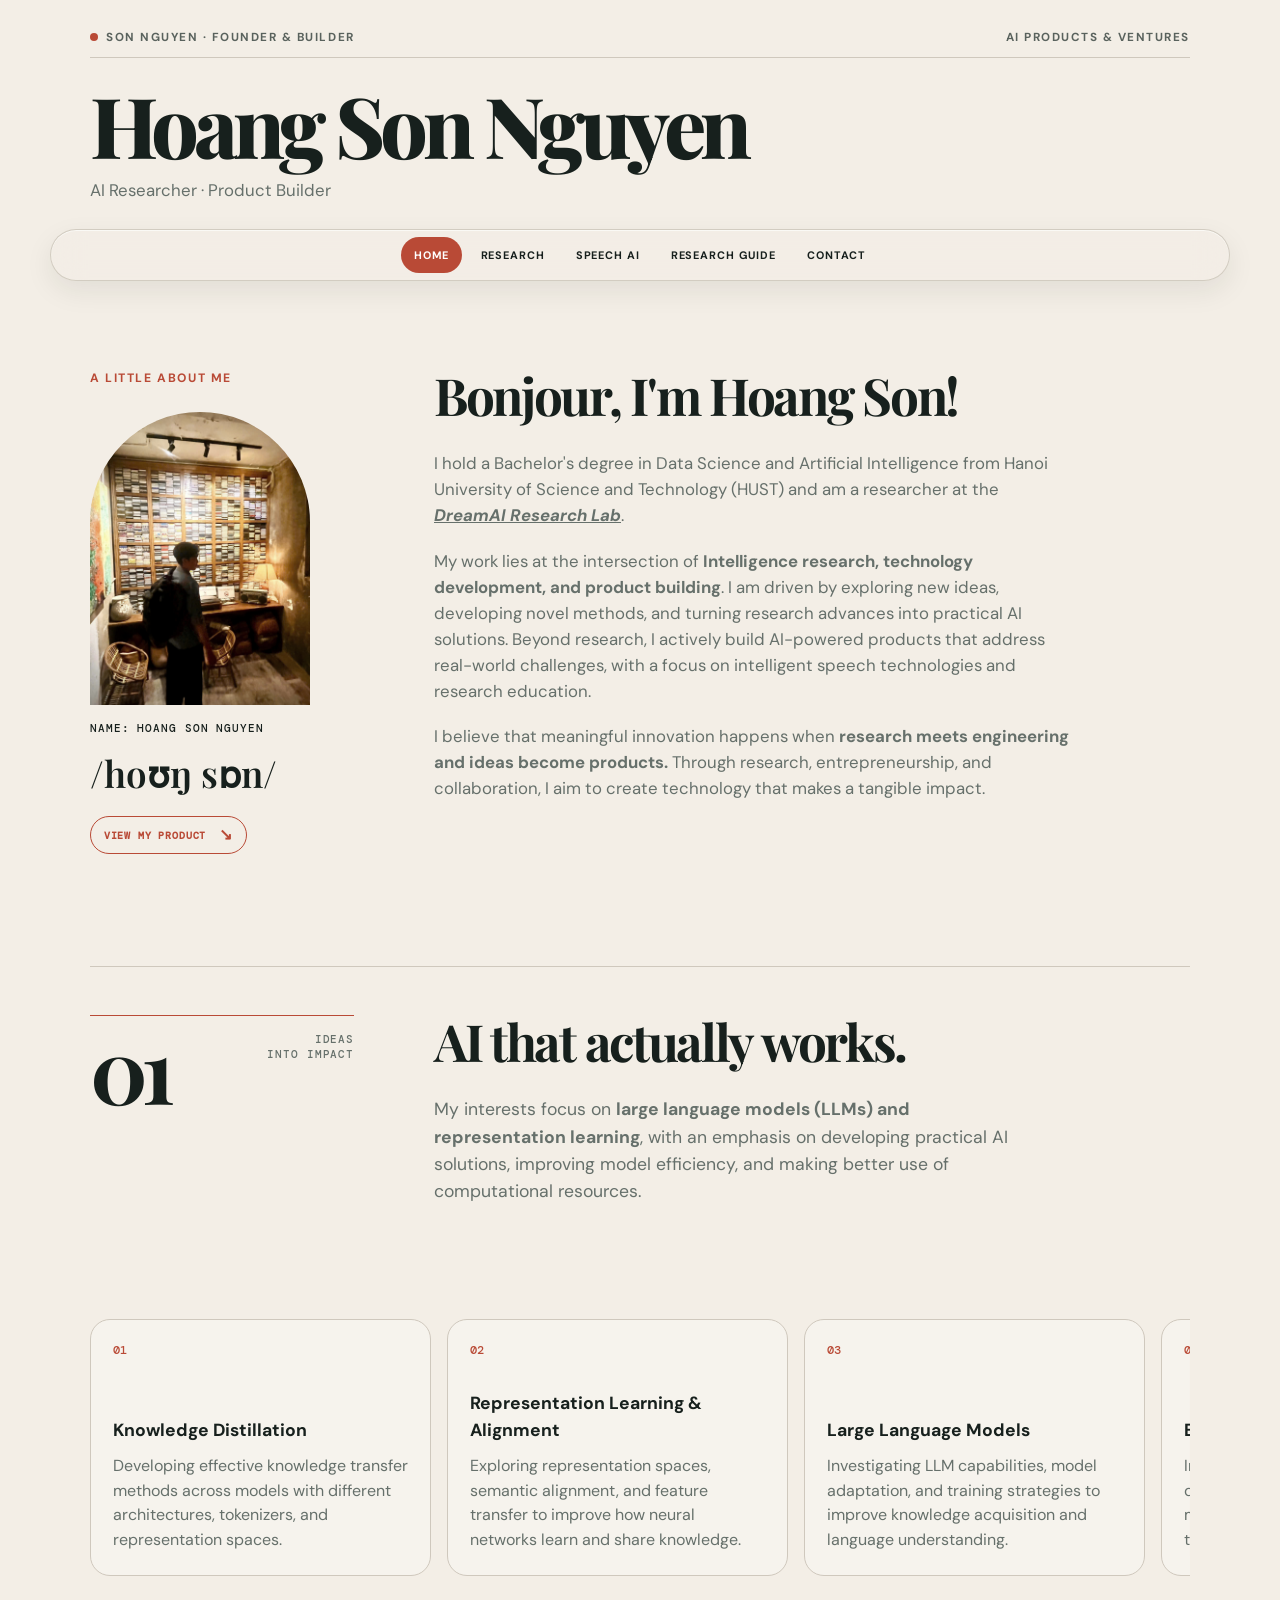
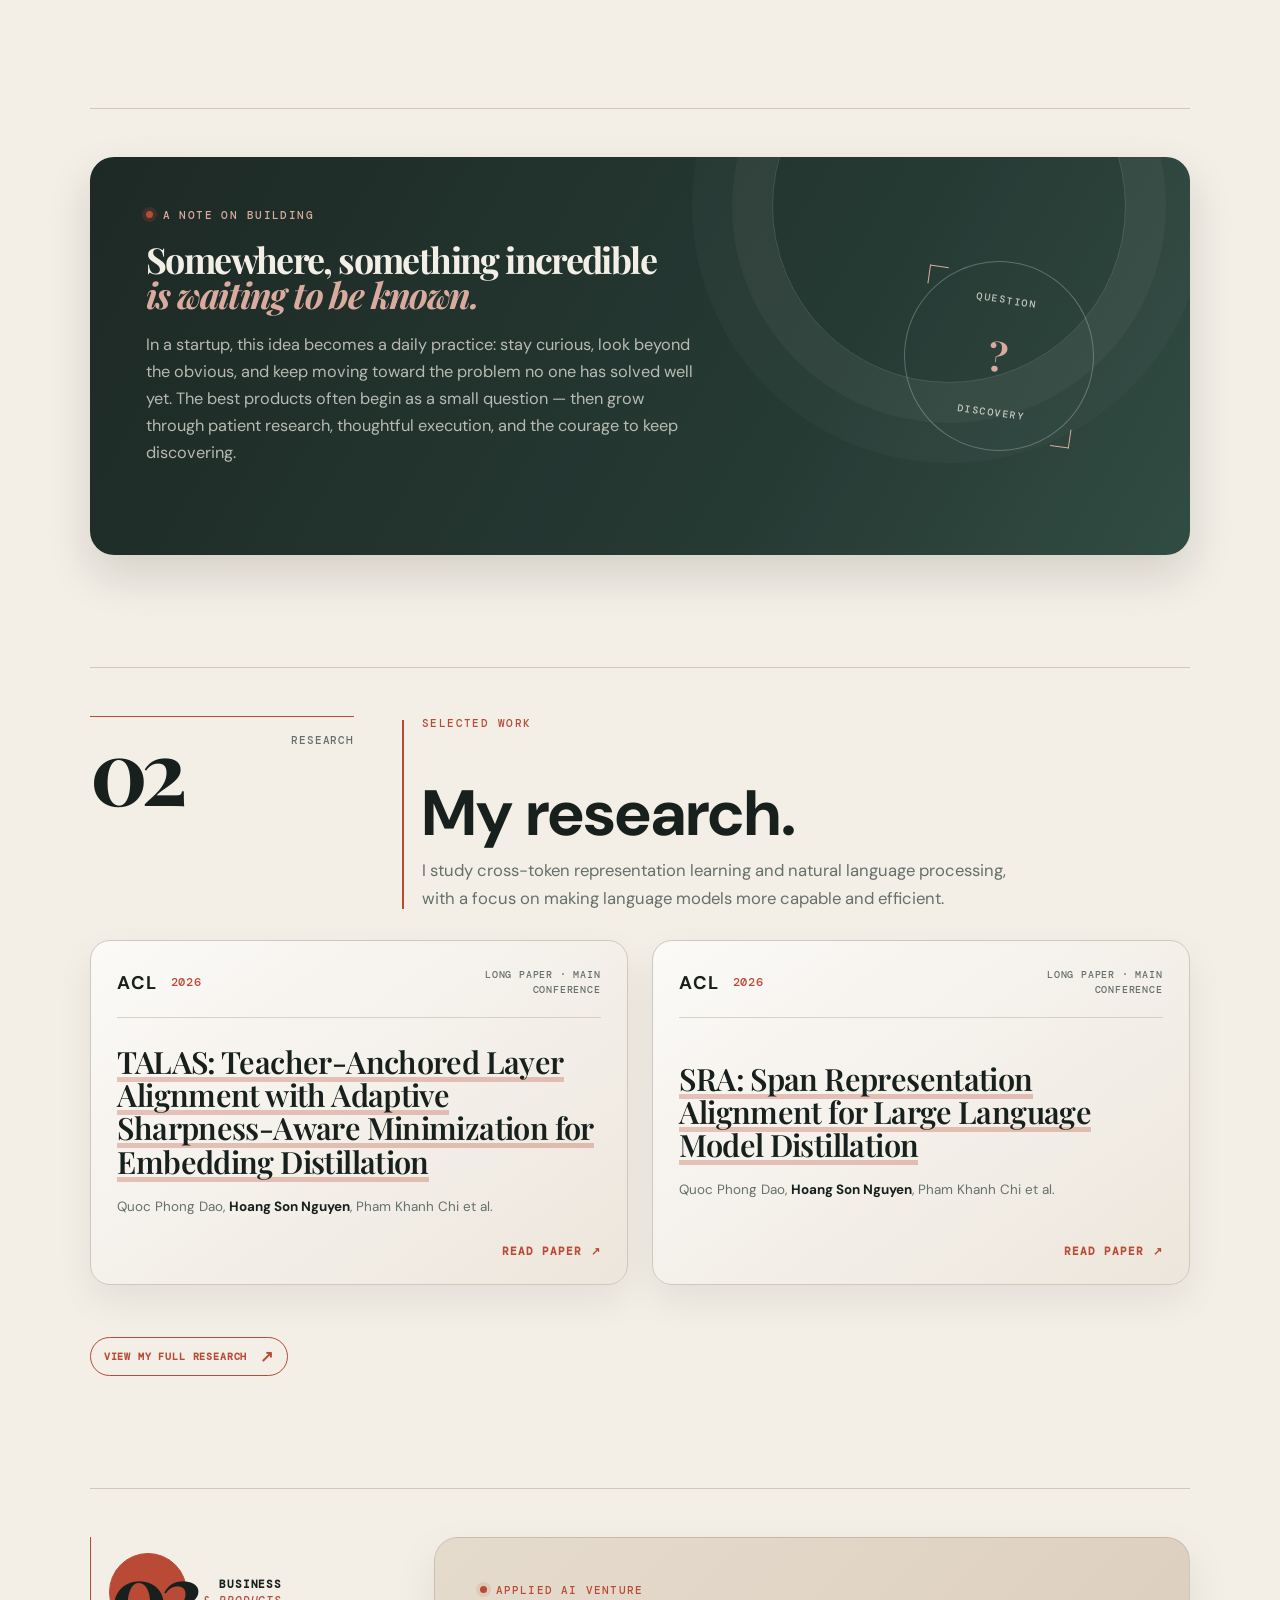
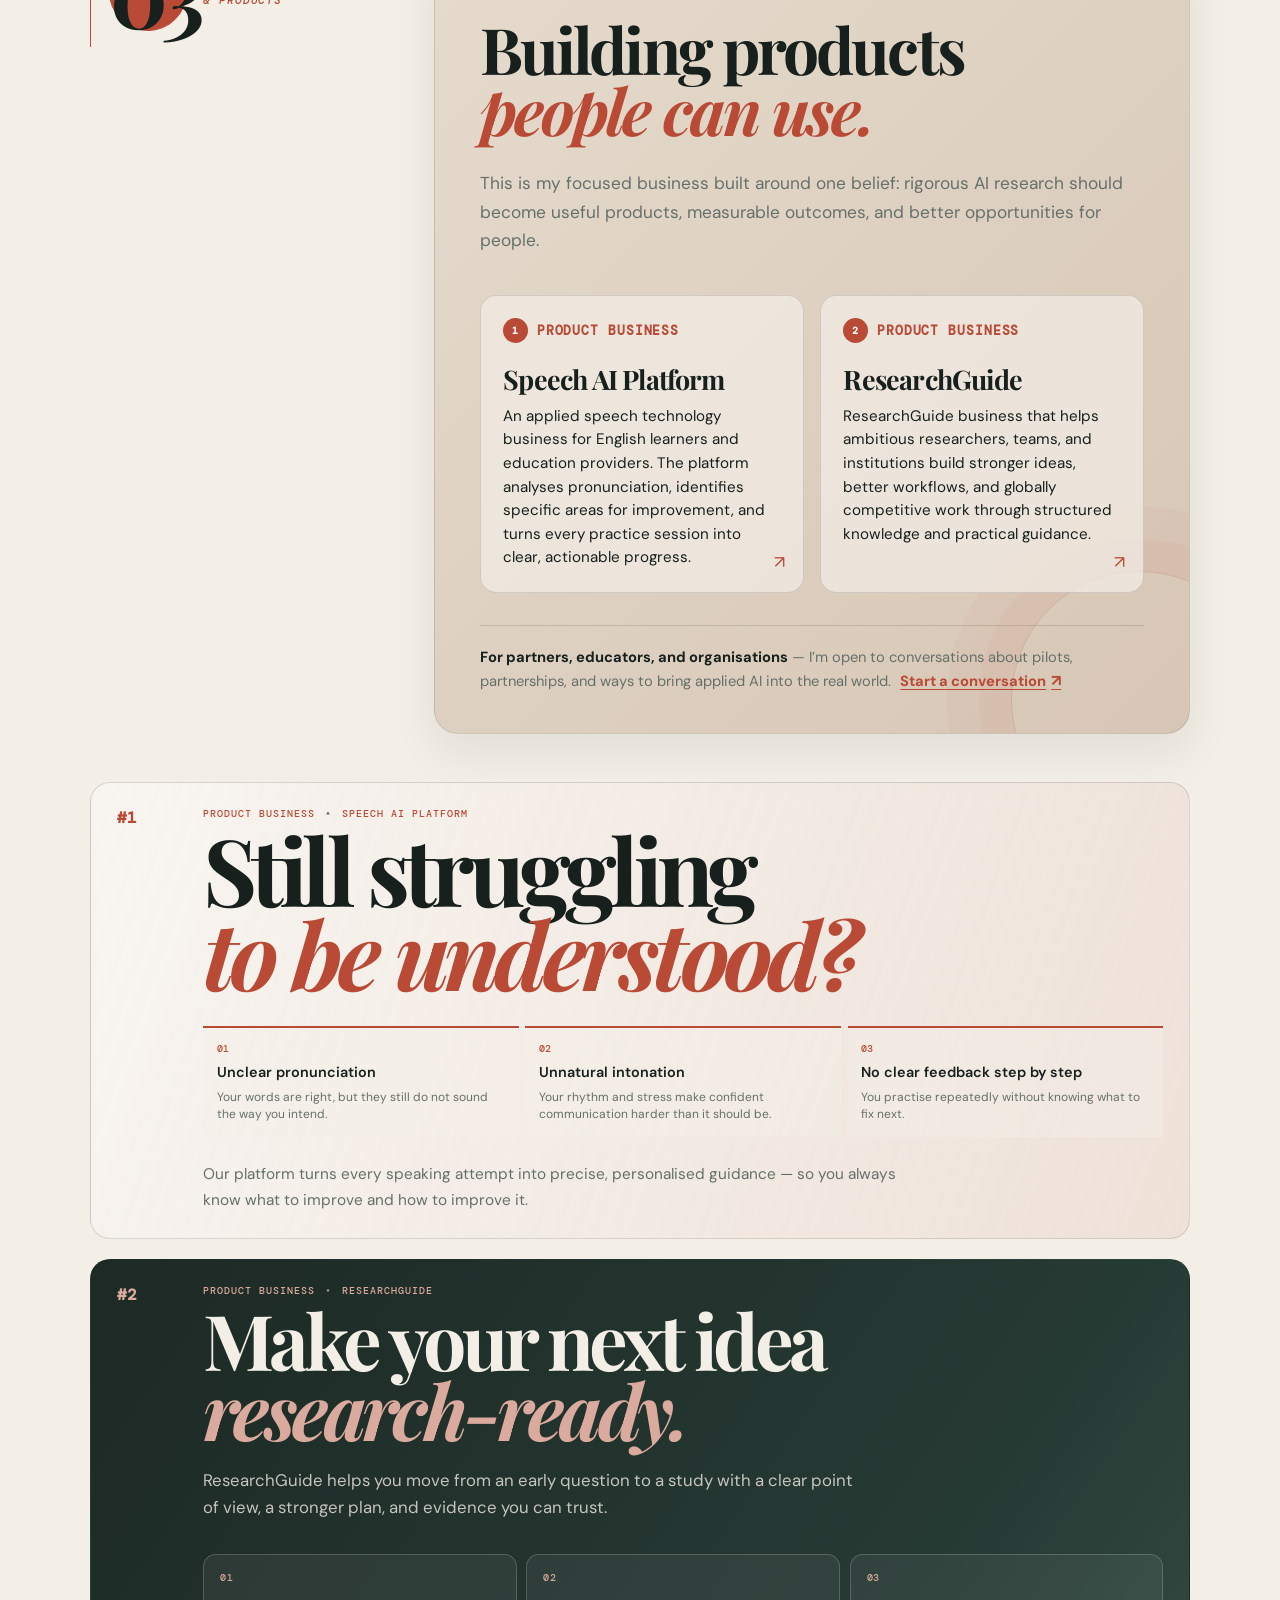
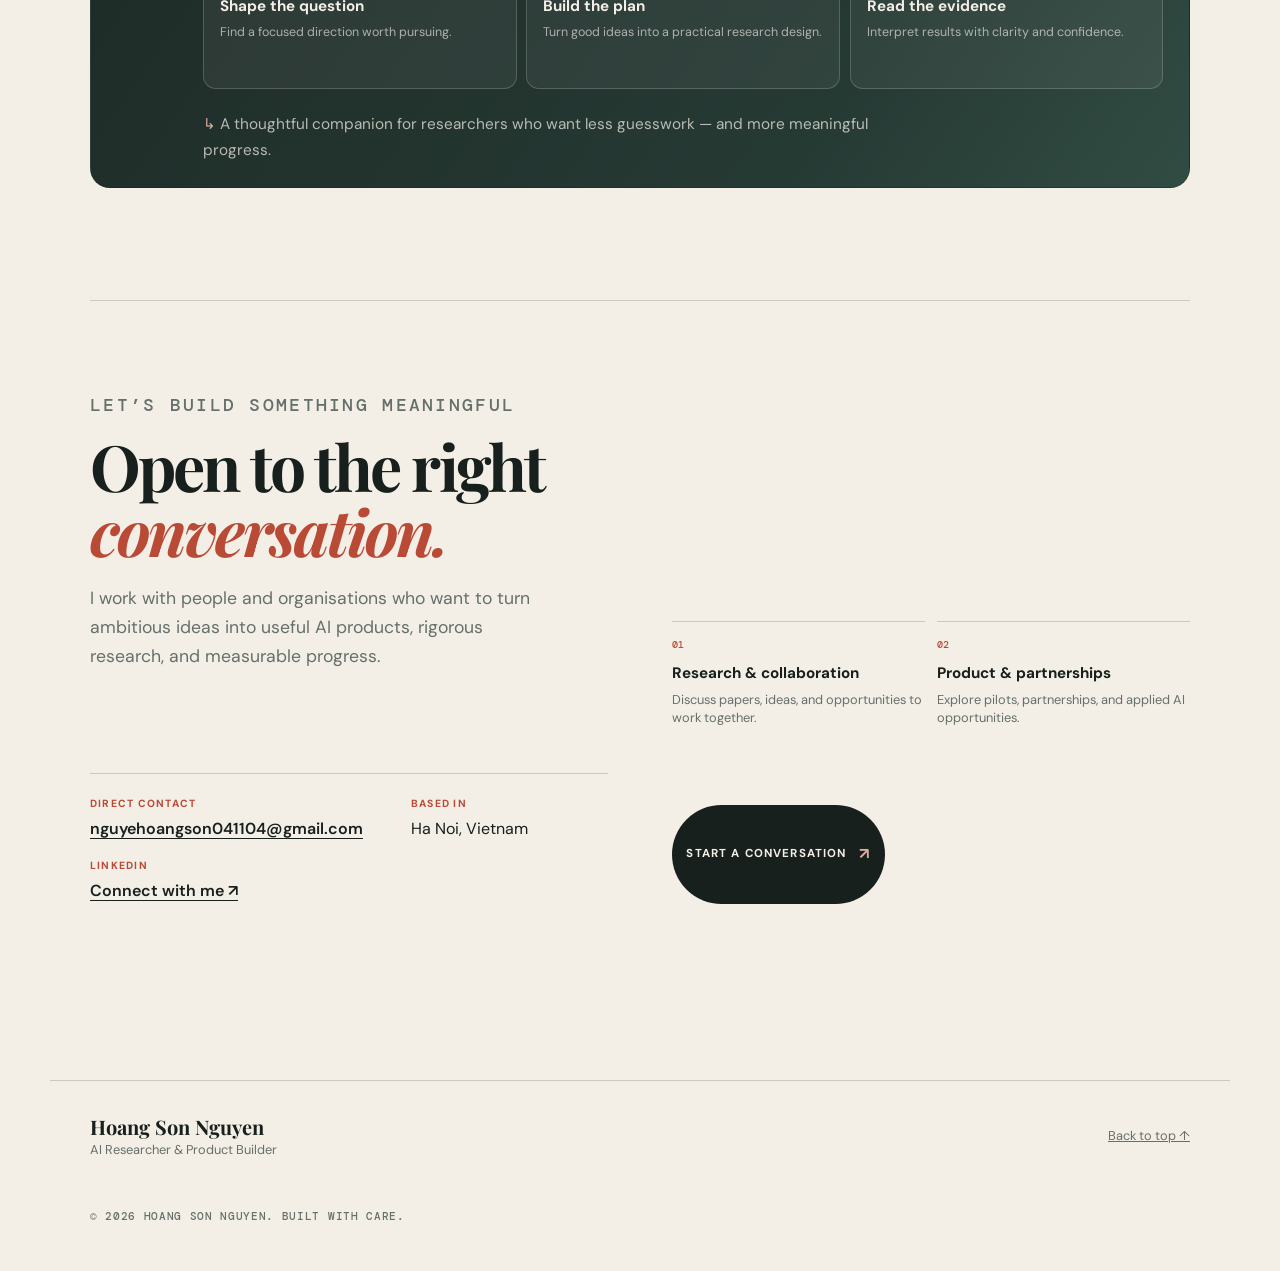
<file: index.html>
<!doctype html>
<html lang="en">
  <head>
    <meta charset="UTF-8" />
    <meta name="viewport" content="width=device-width, initial-scale=1.0" />
    <meta name="description" content="Research portfolio of Hoang Son Nguyen" />
    <title>Hoang Son Nguyen — AI Researcher · Product Builder</title>
    <link rel="preconnect" href="https://fonts.googleapis.com" />
    <link rel="preconnect" href="https://fonts.gstatic.com" crossorigin />
    <link
      href="https://fonts.googleapis.com/css2?family=DM+Mono:wght@400;500&family=DM+Sans:wght@400;500;600;700&family=Playfair+Display:wght@600;700;800&display=swap"
      rel="stylesheet"
    />
    <link rel="stylesheet" href="styles.css?v=6" />
  </head>
  <body>
    <a class="skip-link" href="#main-content">Skip to content</a>
    <header class="site-header">
      <div class="topline">
        <span class="eyebrow"><i></i>SON NGUYEN · FOUNDER & BUILDER</span>
        <span class="date">AI Products & Ventures</span>
      </div>
      <div class="hero-heading">
        <div>
          <h1><a href="#main-content">Hoang Son Nguyen</a></h1>
          <p>AI Researcher · Product Builder</p>
        </div>
      </div>
    </header>
    <nav class="menu" aria-label="Main navigation">
      <a href="#main-content">Home</a>
      <a href="research.html">Research</a>
      <a href="speechAI.html">Speech AI</a>
      <a href="research_guide.html">Research Guide</a>
      <a href="#contact">Contact</a>
    </nav>

    <main id="main-content">
      <section id="about" class="intro section-grid">
        <div class="about-label">
          <div class="section-label">A little about me</div>
          <img class="profile-photo" src="image/anh_dai_dien.jpg" alt="Portrait of Hoang Son Nguyen" />
          <div class="name-card">
            <span>Name: Hoang Son Nguyen</span>
            <strong>/hoʊŋ sɒn/</strong>
            <a class="product-button" href="#updates">View my product <span>↘</span></a>
          </div>
        </div>
        <div class="intro-main">
          <div class="intro-copy">
            <h2>Bonjour, I'm Hoang Son!</h2>
            <p>
  I hold a Bachelor's degree in Data Science and Artificial Intelligence from Hanoi University of Science and Technology (HUST) and am a researcher at the 
  <a href="https://dream-ai-lab.github.io/" target="_blank" rel="noopener noreferrer"><strong><em><u>DreamAI Research Lab</u></em></strong></a>.
</p>
            <p>My work lies at the intersection of <strong>Intelligence research, technology development, and product building</strong>. I am driven by exploring new ideas, developing novel methods, and turning research advances into practical AI solutions. Beyond research, I actively build AI-powered products that address real-world challenges, with a focus on intelligent speech technologies and research education.</p>
            <p>I believe that meaningful innovation happens when <strong>research meets engineering and ideas become products.</strong> Through research, entrepreneurship, and collaboration, I aim to create technology that makes a tangible impact.</p>
            <div class="link-row">
              <!-- <a class="arrow-link" href="#research">See what I’m working on <span>↗</span></a>
              <a class="text-link" id="cv" href="https://drive.google.com/file/d/1rCEJTAkKAEs0G7Fh8kxTbximaKol9ccP/view?usp=sharing" download>View my CV</a> -->
            </div>
          </div>
        </div>
      </section>

      <section id="research" class="research section-grid scroll-reveal">
        <div class="section-aside">
          <div class="section-marker" aria-hidden="true">
            <strong>01</strong>
            <span>Ideas<br />into Impact</span>
          </div>
        </div>
        <div class="research-content">
          <h2>AI that actually works.</h2>
          <p class="lead">My interests focus on <strong>large language models (LLMs) and representation learning</strong>, with an emphasis on developing practical AI solutions, improving model efficiency, and making better use of computational resources.</p>
        </div>
        <div class="focus-list">
          <article>
            <span>01</span>
            <div>
              <h3>Knowledge Distillation</h3>
              <p>Developing effective knowledge transfer methods across models with different architectures, tokenizers, and representation spaces.</p>
            </div>
          </article>

          <article>
            <span>02</span>
            <div>
              <h3>Representation Learning &amp; Alignment</h3>
              <p>Exploring representation spaces, semantic alignment, and feature transfer to improve how neural networks learn and share knowledge.</p>
            </div>
          </article>

          <article>
            <span>03</span>
            <div>
              <h3>Large Language Models</h3>
              <p>Investigating LLM capabilities, model adaptation, and training strategies to improve knowledge acquisition and language understanding.</p>
            </div>
          </article>

          <article>
            <span>04</span>
            <div>
              <h3>Efficient AI &amp; Model Optimization</h3>
              <p>Improving model efficiency through distillation, quantization, merging models, parameter-efficient fine-tuning, and resource-aware inference.</p>
            </div>
          </article>

          <article>
            <span>05</span>
            <div>
              <h3>Speech &amp; Language Technologies</h3>
              <p>Developing AI methods for speech assessment, pronunciation analysis, phonetic alignment, and intelligent language learning.</p>
            </div>
          </article>

          <article>
            <span>06</span>
            <div>
              <h3>Applied AI &amp; Intelligent Systems</h3>
              <p>Translating AI research into practical applications through intelligent systems that address real-world problems.</p>
            </div>
          </article>
        </div>
      </section>

      <section id="founder-note" class="misc section-grid">
        <div class="misc-card">
          <div class="misc-card-copy">
            <p class="misc-kicker"><span></span> A note on building</p>
            <h2>Somewhere, something incredible<br /><em>is waiting to be known.</em></h2>
            <p class="misc-description">In a startup, this idea becomes a daily practice: stay curious, look beyond the obvious, and keep moving toward the problem no one has solved well yet. The best products often begin as a small question — then grow through patient research, thoughtful execution, and the courage to keep discovering.</p>
          </div>
          <div class="misc-card-art" aria-hidden="true">
            <span>QUESTION</span>
            <strong>?</strong>
            <span>DISCOVERY</span>
          </div>
        </div>
      </section>

      <section id="research-publications" class="research-details section-grid scroll-reveal">
        <div class="section-aside">
          <div class="section-marker section-marker-research" aria-hidden="true">
            <strong>02</strong>
            <span>Research</span>
          </div>
        </div>
        <div class="research-details-content">
          <div class="research-publication-intro">
            <p class="research-kicker">Selected work</p>
            <h2 id="publications-title">My research.</h2>
            <p class="publication-note">I study cross-token representation learning and natural language processing, with a focus on making language models more capable and efficient.</p>
          </div><div class="research-paper-list">
  <article class="research-paper publication-card">
    <header class="paper-conference">
      <div>
        <strong>ACL</strong>
        <span>2026</span>
      </div>
      <span class="paper-type">Long paper · Main conference</span>
      <span class="paper-ranking">Ranked A* by the International CORE Ranking · Top 1 NLP conference</span>
    </header>
    <div class="research-paper-content">
      <h3><a href="https://aclanthology.org/2026.acl-long.1509/" target="_blank" rel="noopener noreferrer">TALAS: Teacher-Anchored Layer Alignment with Adaptive Sharpness-Aware Minimization for Embedding Distillation</a></h3>
      <p>Quoc Phong Dao, <strong>Hoang Son Nguyen</strong>, Pham Khanh Chi et al.</p>
    </div>
  </article>

  <article class="research-paper publication-card">
    <header class="paper-conference">
      <div>
        <strong>ACL</strong>
        <span>2026</span>
      </div>
      <span class="paper-type">Long paper · Main conference</span>
      <span class="paper-ranking">Ranked A* by the International CORE Ranking · Top 1 NLP conference</span>
    </header>
    <div class="research-paper-content">
      <h3><a href="https://aclanthology.org/2026.acl-long.1522/" target="_blank" rel="noopener noreferrer">SRA: Span Representation Alignment for Large Language Model Distillation</a></h3>
      <p>Quoc Phong Dao, <strong>Hoang Son Nguyen</strong>, Pham Khanh Chi et al.</p>
    </div>
  </article>
</div>

          <!-- <section class="research-subsection community-section" aria-labelledby="community-title">
            <h2 id="community-title">Research community</h2>
            <div class="community-grid">
              <div class="community-group">
                <p class="section-index">Faculty collaborators</p>
                <ul>
                  <li>
  <a href="https://soict.hust.edu.vn/ts-ngo-van-linh.html" target="_blank" rel="noopener noreferrer"><strong>Dr. Ngo Van Linh</strong></a>
  <span>Ph.D. in Computer Science · HUST / Founder of <a href="https://dream-ai-lab.github.io/" target="_blank" rel="noopener noreferrer"><em><u>DreamAI Research Lab</u></em></a></span>
</li>
<li>
  <a href="https://www.trungle.org/" target="_blank" rel="noopener noreferrer"><strong>A/Prof. Trung Le</strong></a>
  <span>Senior Lecturer (U.S. Associate Professor equivalent) · Monash University / Founder of <a href="https://dream-ai-lab.github.io/" target="_blank" rel="noopener noreferrer"><em><u>DreamAI Research Lab</u></em></a></span>
</li>
                  <li><a href="https://thienhuunguyen.github.io/" target="_blank" rel="noreferrer"><strong>A/Prof. Thien Huu Nguyen</strong></a><span>Associate Professor of Computer Science · University of Oregon</span></li>
                  <li><a href="https://users.soict.hust.edu.vn/huonglt/" target="_blank" rel="noreferrer"><strong>A/Prof. Le Thanh Huong</strong></a><span>Associate Professor of Computer Science · HUST</span></li>
                  <li><a href="https://scholar.google.com/citations?user=wn4c3z8AAAAJ" target="_blank" rel="noreferrer"><strong>Dr. Nguyen Thi Ngoc Diep</strong></a><span>Doctor of Computer Science · Vietnam National University</span></li>
                </ul>
              </div>
              <div class="community-group">
                <p class="section-index">Students &amp; mentees</p>
                <ul>
                  <li><strong>Quoc Phong Dao</strong><span>M.Sc. in Data Science (2026) · HUST</span></li>
                  <li><strong>Nguyen Quoc Nhat Minh</strong><span>M.Sc. in Data Science (2026) · HUST</span></li>
                  <li><strong>Tung Nguyen</strong><span>Ph.D. in Computer Science (2028) · HUST</span></li>
                  <li><strong>Pham Khanh Chi</strong><span>B.Sc. in Information Technology (2027) · HUST</span></li>
                </ul>
              </div>
            </div>
          </section> -->
          <a class="product-button research-button" href="research.html">View my full research <span>↗</span></a>
        </div>
      </section>

      <section id="updates" class="updates section-grid scroll-reveal">
        <div class="section-aside">
          <div class="section-marker section-marker-updates" aria-hidden="true">
            <strong>03</strong>
            <span><b>Business</b><em>&amp; products</em></span>
          </div>
        </div>
        <div class="updates-content">
          <div class="updates-kicker"><span></span> Applied AI venture</div>
          <h2>Building products<br /><em>people can use.</em></h2>
          <p class="subheading">This is my focused business built around one belief: rigorous AI research should become useful products, measurable outcomes, and better opportunities for people.</p>
          <div class="timeline">
            <a class="business-offering" href="speechAI.html" aria-label="Open Speech AI Platform">
              <time><span>1</span> Product business</time>
              <h3>Speech AI Platform</h3>
              <p>An applied speech technology business for English learners and education providers. The platform analyses pronunciation, identifies specific areas for improvement, and turns every practice session into clear, actionable progress.</p>
            </a>
            <a class="business-offering" href="research_guide.html" aria-label="Open ResearchGuide">
              <time><span>2</span> Product business</time>
              <h3>ResearchGuide</h3>
              <p>ResearchGuide business that helps ambitious researchers, teams, and institutions build stronger ideas, better workflows, and globally competitive work through structured knowledge and practical guidance.</p>
            </a>
          </div>
          <p class="updates-footer"><strong>For partners, educators, and organisations</strong> — I’m open to conversations about pilots, partnerships, and ways to bring applied AI into the real world. <a href="#contact">Start a conversation <span>↗</span></a></p>
        </div>
        <div class="business-details">
          <section class="business-detail business-detail-speech" aria-labelledby="speech-business-title">
            <div class="business-detail-number">#1</div>
            <div class="business-detail-body">
              <p class="business-detail-kicker">Product business <span>•</span> Speech AI Platform</p>
              <h3 id="speech-business-title">Still struggling<br /><em>to be understood?</em></h3>
              <div class="speech-problem-grid">
                <div><span class="speech-problem-index">01</span><strong>Unclear pronunciation</strong><p>Your words are right, but they still do not sound the way you intend.</p></div>
                <div><span class="speech-problem-index">02</span><strong>Unnatural intonation</strong><p>Your rhythm and stress make confident communication harder than it should be.</p></div>
                <div><span class="speech-problem-index">03</span><strong>No clear feedback step by step</strong><p>You practise repeatedly without knowing what to fix next.</p></div>
              </div>
              <p class="business-detail-description">Our platform turns every speaking attempt into precise, personalised guidance — so you always know what to improve and how to improve it.</p>
            </div>
          </section>
          <section class="business-detail business-detail-research" aria-labelledby="research-business-title">
            <div class="business-detail-number">#2</div>
            <div class="business-detail-body">
              <p class="business-detail-kicker">Product business <span>•</span> ResearchGuide</p>
              <h3 id="research-business-title">Make your next idea<br /><em>research-ready.</em></h3>
              <p class="research-detail-intro">ResearchGuide helps you move from an early question to a study with a clear point of view, a stronger plan, and evidence you can trust.</p>
              <div class="research-pillar-grid">
                <div><span>01</span><strong>Shape the question</strong><p>Find a focused direction worth pursuing.</p></div>
                <div><span>02</span><strong>Build the plan</strong><p>Turn good ideas into a practical research design.</p></div>
                <div><span>03</span><strong>Read the evidence</strong><p>Interpret results with clarity and confidence.</p></div>
              </div>
              <p class="business-detail-description">A thoughtful companion for researchers who want less guesswork — and more meaningful progress.</p>
            </div>
          </section>
        </div>
      </section>

      <section id="contact" class="contact">
        <div class="contact-copy">
          <p class="contact-kicker">Let’s build something meaningful</p>
          <h2>Open to the right<br /><em>conversation.</em></h2>
          <p class="contact-lead">I work with people and organisations who want to turn ambitious ideas into useful AI products, rigorous research, and measurable progress.</p>
          <div class="contact-intents">
            <div><span>01</span><strong>Research &amp; collaboration</strong><p>Discuss papers, ideas, and opportunities to work together.</p></div>
            <div><span>02</span><strong>Product &amp; partnerships</strong><p>Explore pilots, partnerships, and applied AI opportunities.</p></div>
          </div>
          <div class="contact-details"><div><span>Direct contact</span><a href="mailto:nguyehoangson041104@gmail.com">nguyehoangson041104@gmail.com</a> <br><div class="contact-linkedin"><span>LinkedIn</span><a href="https://www.linkedin.com/in/nguyen-hoang-son-3b255127/" target="_blank" rel="noopener noreferrer">Connect with me ↗</a></div></div><div><span>Based in</span><p>Ha Noi, Vietnam</p></div></div>
          <a class="contact-cta" href="mailto:nguyehoangson041104@gmail.com">Start a conversation <span>↗</span></a>
        </div>
      </section>
    </main>

    <footer>
      <div><strong>Hoang Son Nguyen</strong><span>AI Researcher & Product Builder</span></div>
      <a href="#main-content">Back to top ↑</a>
      <p>© 2026 Hoang Son Nguyen. Built with care.</p>
    </footer>
    <script src="script.js?v=4"></script>
  </body>
</html>
</file>
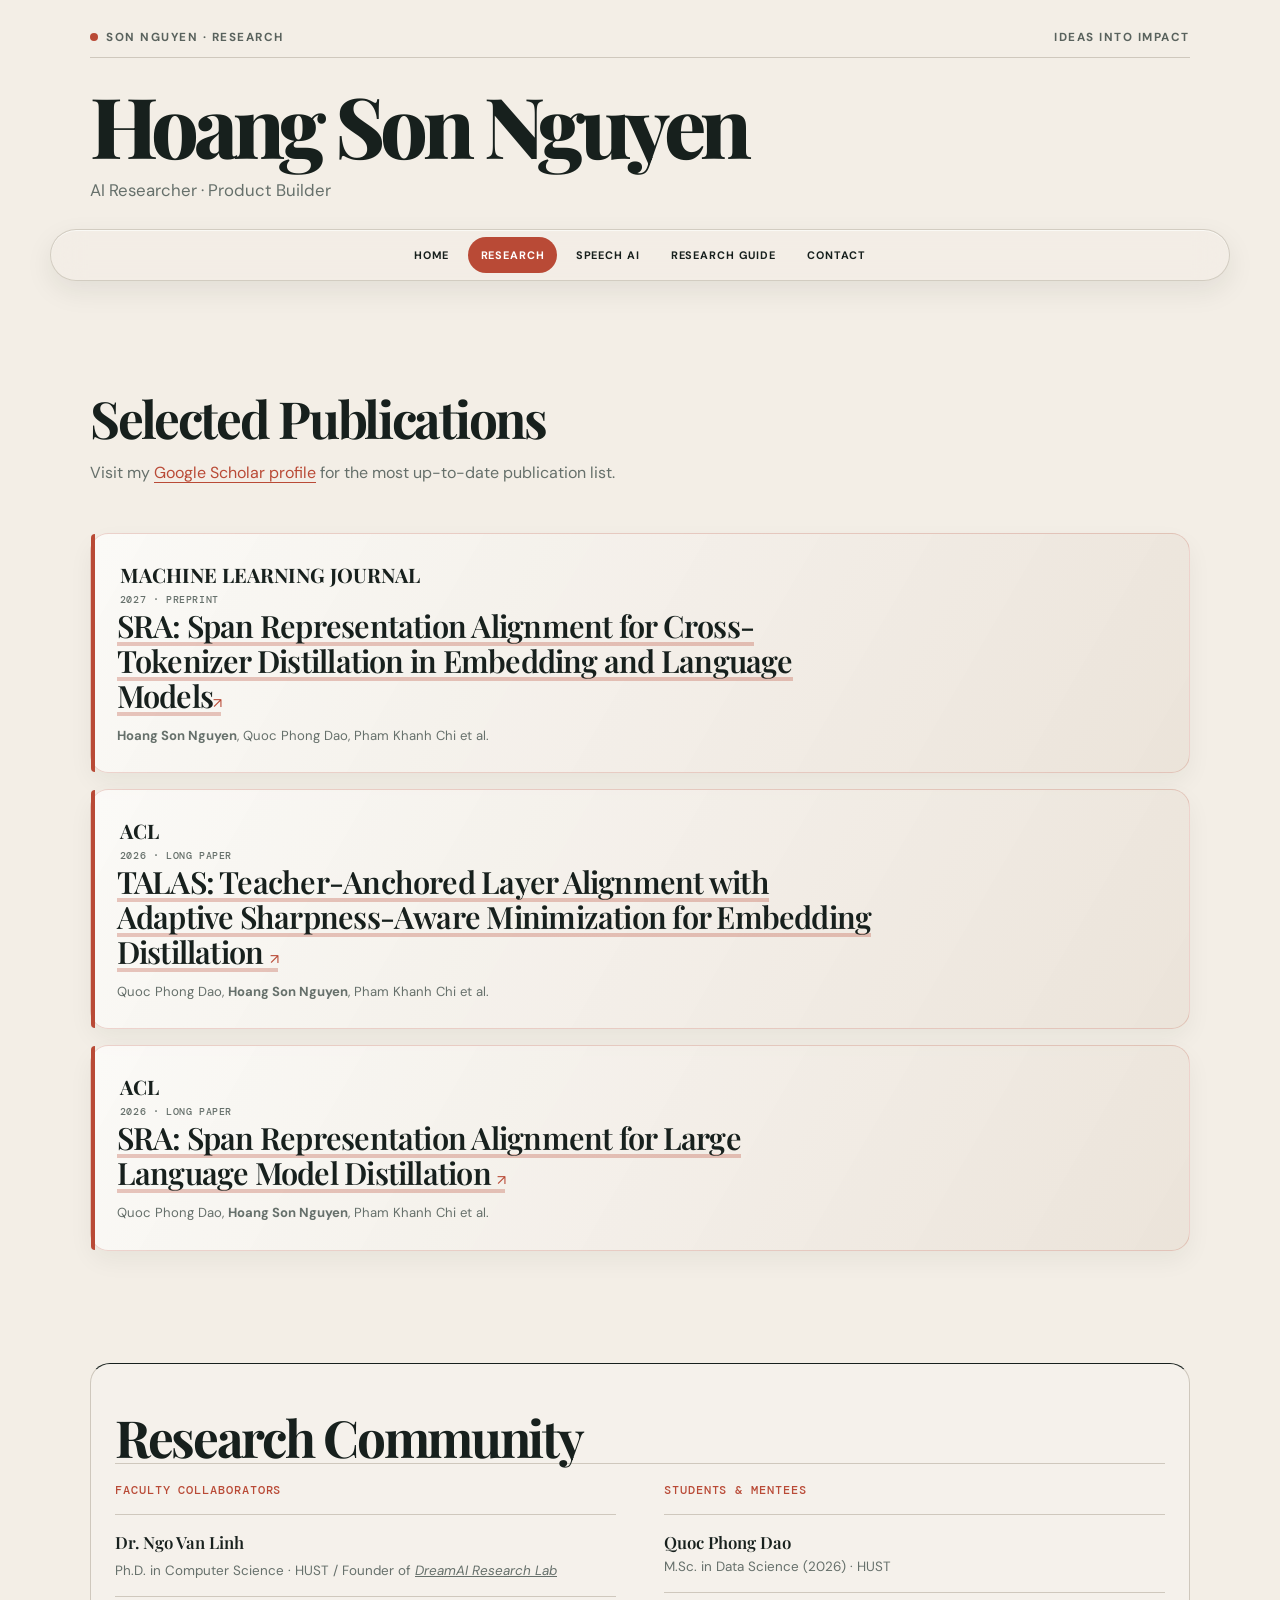
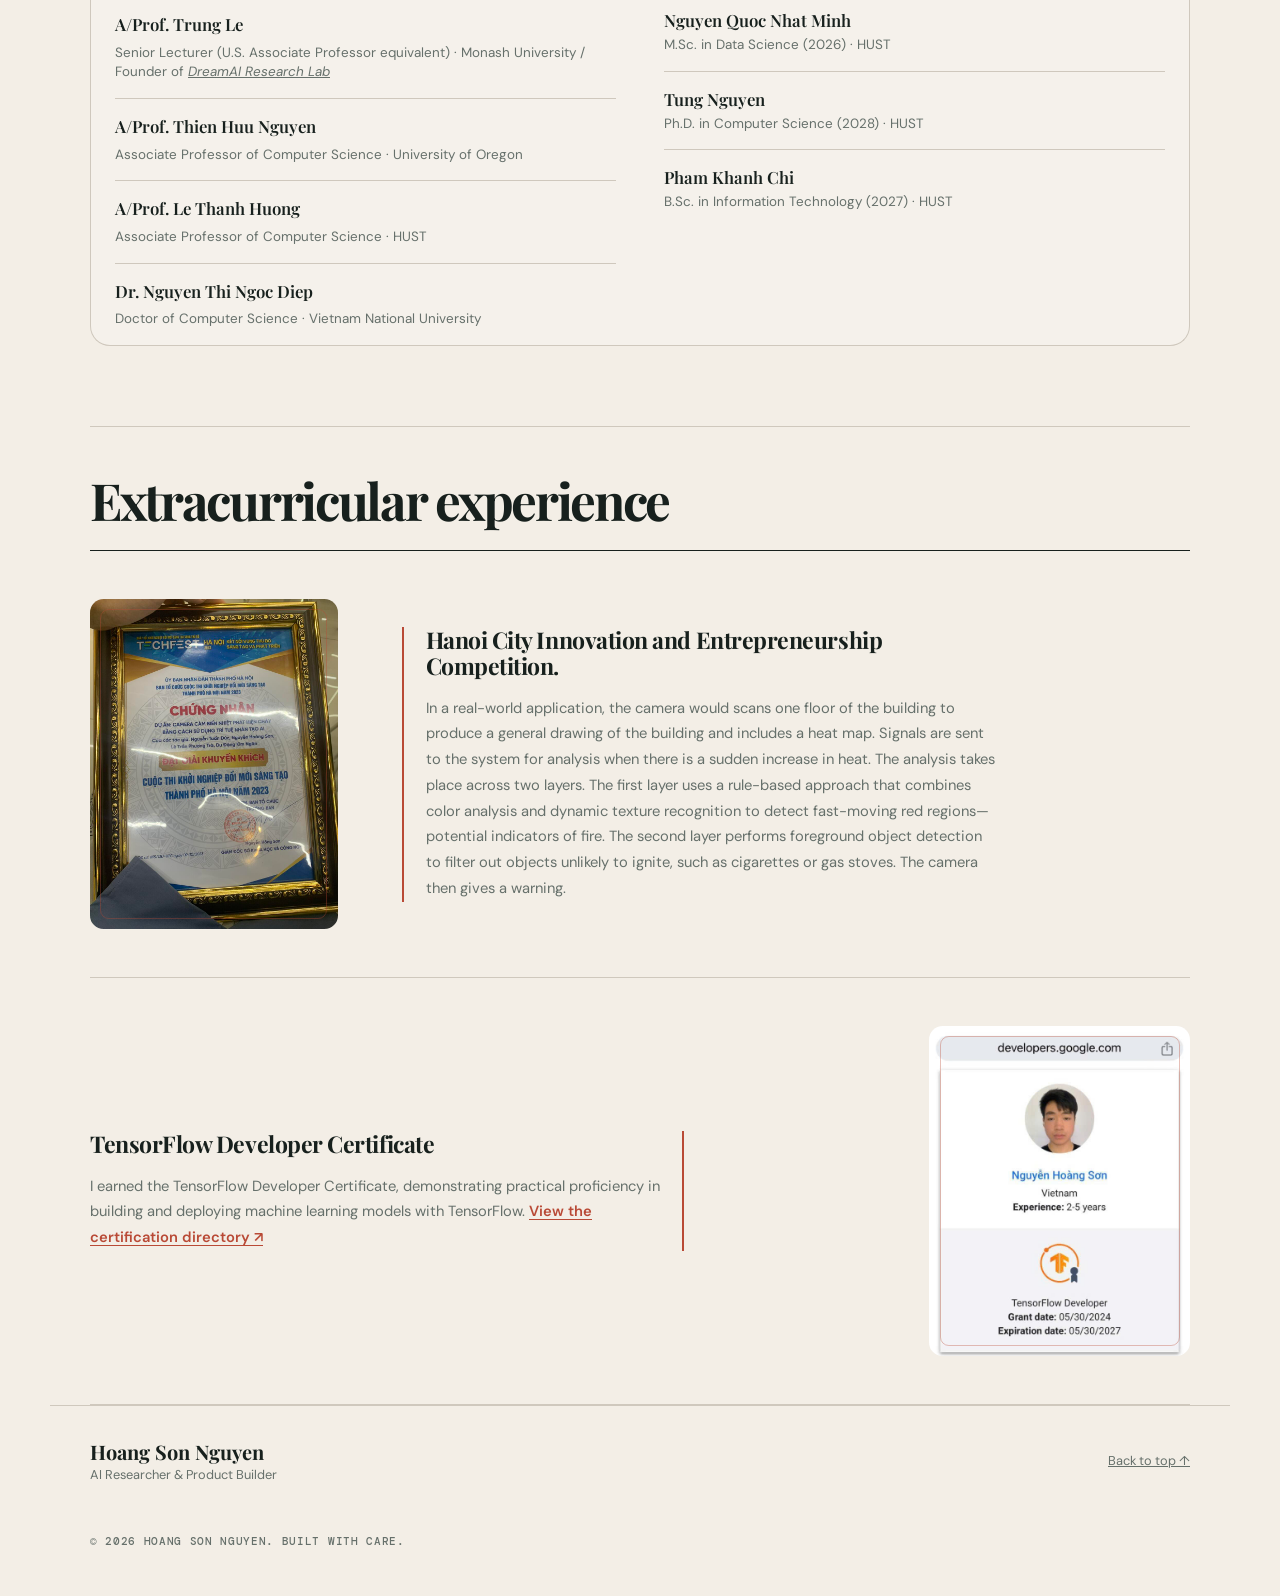
<file: research.html>
<!doctype html>
<html lang="en">
  <head>
    <meta charset="UTF-8" />
    <meta name="viewport" content="width=device-width, initial-scale=1.0" />
    <meta name="description" content="Research and publications by Hoang Son Nguyen" />
    <title>Research — Hoang Son Nguyen</title>
    <link rel="preconnect" href="https://fonts.googleapis.com" />
    <link rel="preconnect" href="https://fonts.gstatic.com" crossorigin />
    <link
      href="https://fonts.googleapis.com/css2?family=DM+Mono:wght@400;500&family=DM+Sans:wght@400;500;600;700&family=Playfair+Display:wght@600;700;800&display=swap"
      rel="stylesheet"
    />
    <link rel="stylesheet" href="styles.css?v=6" />
  </head>
  <body class="research-page">
    <a class="skip-link" href="#main-content">Skip to content</a>
    <header class="site-header">
      <div class="topline">
        <span class="eyebrow"><i></i>SON NGUYEN · RESEARCH</span>
        <span class="date">Ideas into impact</span>
      </div>
      <div class="hero-heading">
        <div>
          <h1><a href="index.html">Hoang Son Nguyen</a></h1>
          <p>AI Researcher · Product Builder</p>
        </div>
      </div>
    </header>

    <nav class="menu" aria-label="Main navigation">
      <a href="index.html">Home</a>
      <a class="active" href="research.html" aria-current="page">Research</a>
      <a href="speechAI.html">Speech AI</a>
      <a href="research_guide.html">Research Guide</a>
      <a href="index.html#contact">Contact</a>
    </nav>

    <main id="main-content" class="research-page-main">
      <section class="research-page-reference-section" aria-labelledby="publications-title">
        <h2 id="publications-title">Selected Publications</h2>
        <p class="research-page-publication-note">Visit my <a href="https://scholar.google.com/" target="_blank" rel="noopener noreferrer">Google Scholar profile</a> for the most up-to-date publication list.</p>
        <div class="research-page-publications">
          <article class="research-page-paper">
            <div class="research-page-paper-meta"><strong>Machine Learning Journal</strong><span>2027 · Preprint</span></div>
            <h3><a href="#" target="_blank" rel="noopener noreferrer">SRA: Span Representation Alignment for Cross-Tokenizer Distillation in Embedding and Language Models<span>↗</span></a></h3>
            <p><strong>Hoang Son Nguyen</strong>, Quoc Phong Dao, Pham Khanh Chi et al.</p>
          </article>
          <article class="research-page-paper">
            <div class="research-page-paper-meta"><strong>ACL</strong><span>2026 · Long paper</span></div>
            <h3><a href="https://aclanthology.org/2026.acl-long.1509/" target="_blank" rel="noopener noreferrer">TALAS: Teacher-Anchored Layer Alignment with Adaptive Sharpness-Aware Minimization for Embedding Distillation <span>↗</span></a></h3>
            <p>Quoc Phong Dao, <strong>Hoang Son Nguyen</strong>, Pham Khanh Chi et al.</p>
          </article>
          <article class="research-page-paper">
            <div class="research-page-paper-meta"><strong>ACL</strong><span>2026 · Long paper</span></div>
            <h3><a href="https://aclanthology.org/2026.acl-long.1522/" target="_blank" rel="noopener noreferrer">SRA: Span Representation Alignment for Large Language Model Distillation <span>↗</span></a></h3>
            <p>Quoc Phong Dao, <strong>Hoang Son Nguyen</strong>, Pham Khanh Chi et al.</p>
          </article>
        </div>
      </section>

      <section class="research-subsection community-section" aria-labelledby="community-title">
        <h2 id="community-title">Research community</h2>
        <div class="community-grid">
          <div class="community-group">
            <p class="section-index">Faculty collaborators</p>
            <ul>
              <li>
  <a href="https://soict.hust.edu.vn/ts-ngo-van-linh.html" target="_blank" rel="noopener noreferrer"><strong>Dr. Ngo Van Linh</strong></a>
  <span>Ph.D. in Computer Science · HUST / Founder of <a href="https://dream-ai-lab.github.io/" target="_blank" rel="noopener noreferrer"><em><u>DreamAI Research Lab</u></em></a></span>
</li>
<li>
  <a href="https://www.trungle.org/" target="_blank" rel="noopener noreferrer"><strong>A/Prof. Trung Le</strong></a>
  <span>Senior Lecturer (U.S. Associate Professor equivalent) · Monash University / Founder of <a href="https://dream-ai-lab.github.io/" target="_blank" rel="noopener noreferrer"><em><u>DreamAI Research Lab</u></em></a></span>
</li>
                  <li><a href="https://thienhuunguyen.github.io/" target="_blank" rel="noreferrer"><strong>A/Prof. Thien Huu Nguyen</strong></a><span>Associate Professor of Computer Science · University of Oregon</span></li>
                  <li><a href="https://users.soict.hust.edu.vn/huonglt/" target="_blank" rel="noreferrer"><strong>A/Prof. Le Thanh Huong</strong></a><span>Associate Professor of Computer Science · HUST</span></li>
                  <li><a href="https://scholar.google.com/citations?user=wn4c3z8AAAAJ" target="_blank" rel="noreferrer"><strong>Dr. Nguyen Thi Ngoc Diep</strong></a><span>Doctor of Computer Science · Vietnam National University</span></li>
                </ul>
              </div>
              <div class="community-group">
                <p class="section-index">Students &amp; mentees</p>
                <ul>
                  <li><strong>Quoc Phong Dao</strong><span>M.Sc. in Data Science (2026) · HUST</span></li>
                  <li><strong>Nguyen Quoc Nhat Minh</strong><span>M.Sc. in Data Science (2026) · HUST</span></li>
                  <li><strong>Tung Nguyen</strong><span>Ph.D. in Computer Science (2028) · HUST</span></li>
                  <li><strong>Pham Khanh Chi</strong><span>B.Sc. in Information Technology (2027) · HUST</span></li>
                </ul>
              </div>
            </div>
          </section>
          <section class="research-page-extracurricular" aria-labelledby="extracurricular-title">
            <div class="research-page-heading">
              <h2 id="extracurricular-title">Extracurricular experience</h2>
            </div>
            <div class="research-page-extracurricular-content">
              <div class="research-page-experience-list">
                <article class="research-page-experience">
                  <figure><img src="image/cert_DMST_hnoi.jpg" alt="Certificate from DMST Hanoi" /></figure>
                  <div class="research-page-experience-copy">
                    <p class="research-page-experience-label">Hanoi City Innovation and Entrepreneurship Competition.</p>
                    <p>In a real-world application, the camera would scans one floor of the building to produce a general drawing of the building and includes a heat map. Signals are sent to the system for analysis when there is a sudden increase in heat. The analysis takes place across two layers. The first layer uses a rule-based approach that combines color analysis and dynamic texture recognition to detect fast-moving red regions—potential indicators of fire. The second layer performs foreground object detection to filter out objects unlikely to ignite, such as cigarettes or gas stoves. The camera then gives a warning.</p>
                  </div>
                </article>
                <article class="research-page-experience research-page-experience-reverse">
                  <figure><img src="image/tf.jpg" alt="TensorFlow certificate" /></figure>
                  <div class="research-page-experience-copy">
                    <p class="research-page-experience-label">TensorFlow Developer Certificate</p>
                    <p>I earned the TensorFlow Developer Certificate, demonstrating practical proficiency in building and deploying machine learning models with TensorFlow. <a href="https://developers.google.com/certification/directory/tensorflow" target="_blank" rel="noopener noreferrer">View the certification directory <span>↗</span></a></p>
                  </div>
                </article>
              </div>
            </div>
          </section>
    </main>

    <footer>
      <div><strong>Hoang Son Nguyen</strong><span>AI Researcher &amp; Product Builder</span></div>
      <a href="#main-content">Back to top ↑</a>
      <p>© 2026 Hoang Son Nguyen. Built with care.</p>
    </footer>
  </body>
</html>
</file>
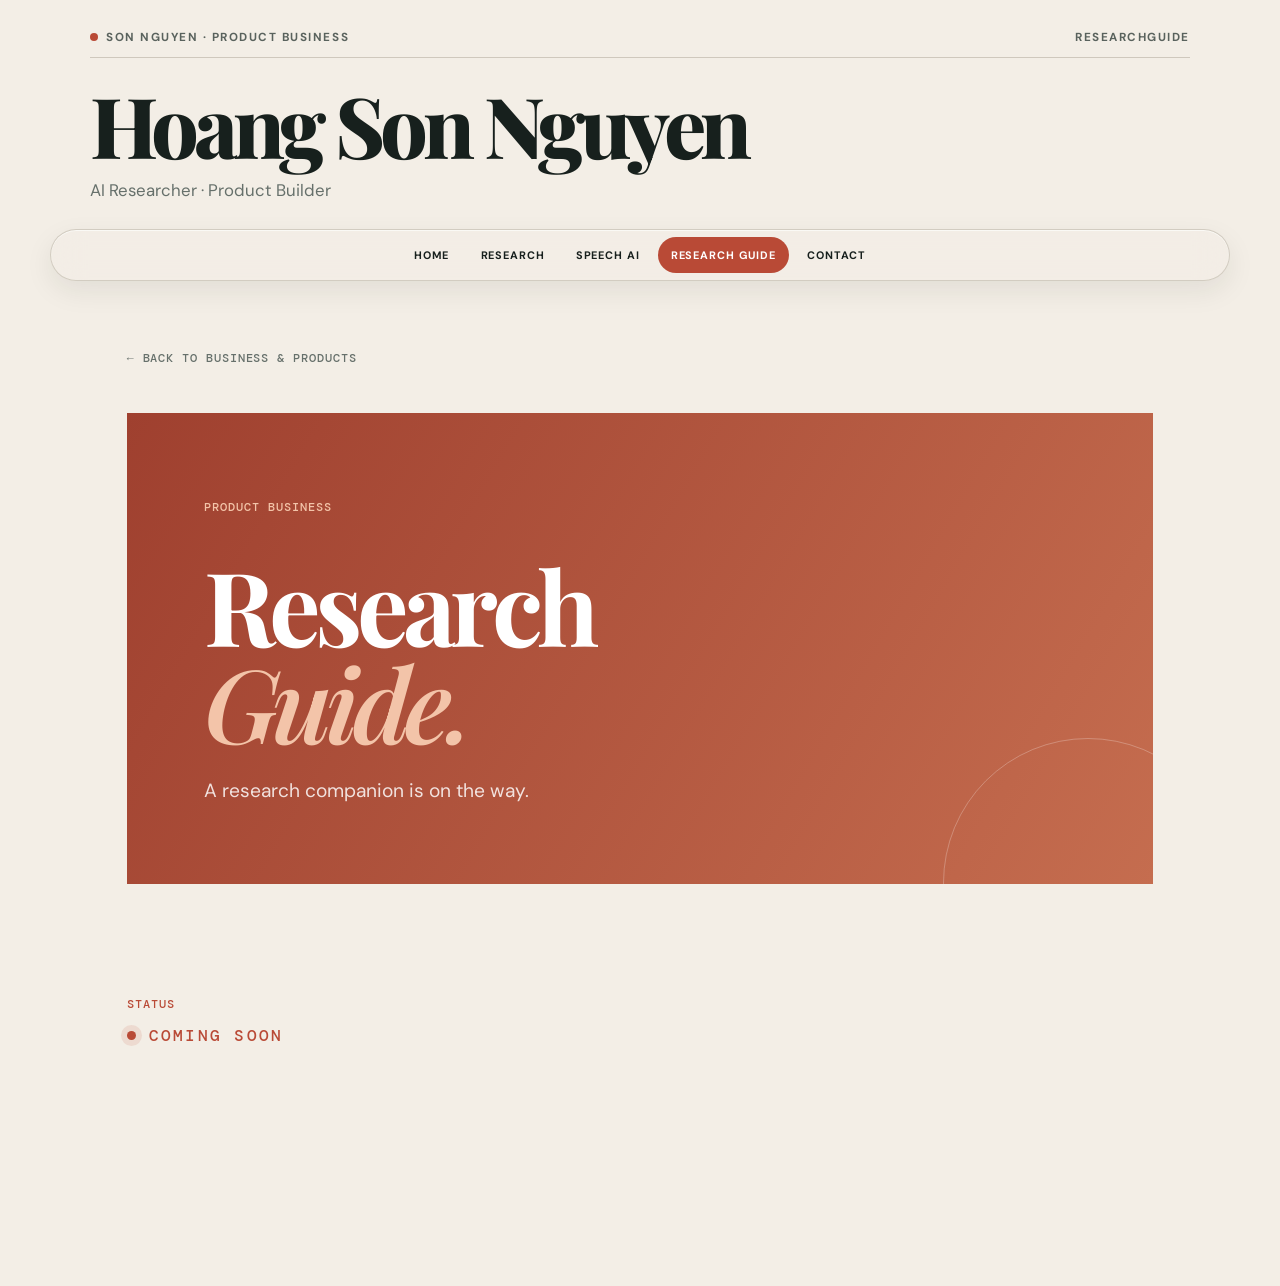
<file: research_guide.html>
<!doctype html>
<html lang="en">
  <head>
    <meta charset="UTF-8" />
    <meta name="viewport" content="width=device-width, initial-scale=1.0" />
    <meta name="description" content="ResearchGuide by Hoang Son Nguyen" />
    <title>ResearchGuide — Hoang Son Nguyen</title>
    <link rel="preconnect" href="https://fonts.googleapis.com" />
    <link rel="preconnect" href="https://fonts.gstatic.com" crossorigin />
    <link href="https://fonts.googleapis.com/css2?family=DM+Mono:wght@400;500&family=DM+Sans:wght@400;500;600;700&family=Playfair+Display:wght@600;700;800&display=swap" rel="stylesheet" />
    <link rel="stylesheet" href="styles.css?v=6" />
  </head>
  <body class="product-page">
    <a class="skip-link" href="#main-content">Skip to content</a>
    <header class="site-header">
      <div class="topline"><span class="eyebrow"><i></i>SON NGUYEN · PRODUCT BUSINESS</span><span class="date">ResearchGuide</span></div>
      <div class="hero-heading"><div><h1><a href="index.html">Hoang Son Nguyen</a></h1><p>AI Researcher · Product Builder</p></div></div>
    </header>
    <nav class="menu" aria-label="Main navigation">
      <a href="index.html">Home</a><a href="research.html">Research</a><a href="speechAI.html">Speech AI</a><a class="active" href="research_guide.html" aria-current="page">Research Guide</a><a href="index.html#contact">Contact</a>
    </nav>
    <main id="main-content" class="product-page-main">
      <a class="product-back-link" href="index.html#updates">← Back to Business &amp; products</a>
      <section class="product-hero product-hero-guide">
        <p class="product-kicker">Product business</p>
        <h2>Research<br /><em>Guide.</em></h2>
        <p class="product-lead">A research companion is on the way.</p>
      </section>
      <section class="product-content product-coming-soon" aria-label="ResearchGuide availability">
        <p class="product-kicker">Status</p>
        <p class="coming-soon-label"><span></span>Coming soon</p>
      </section>
    </main>
  </body>
</html>
</file>
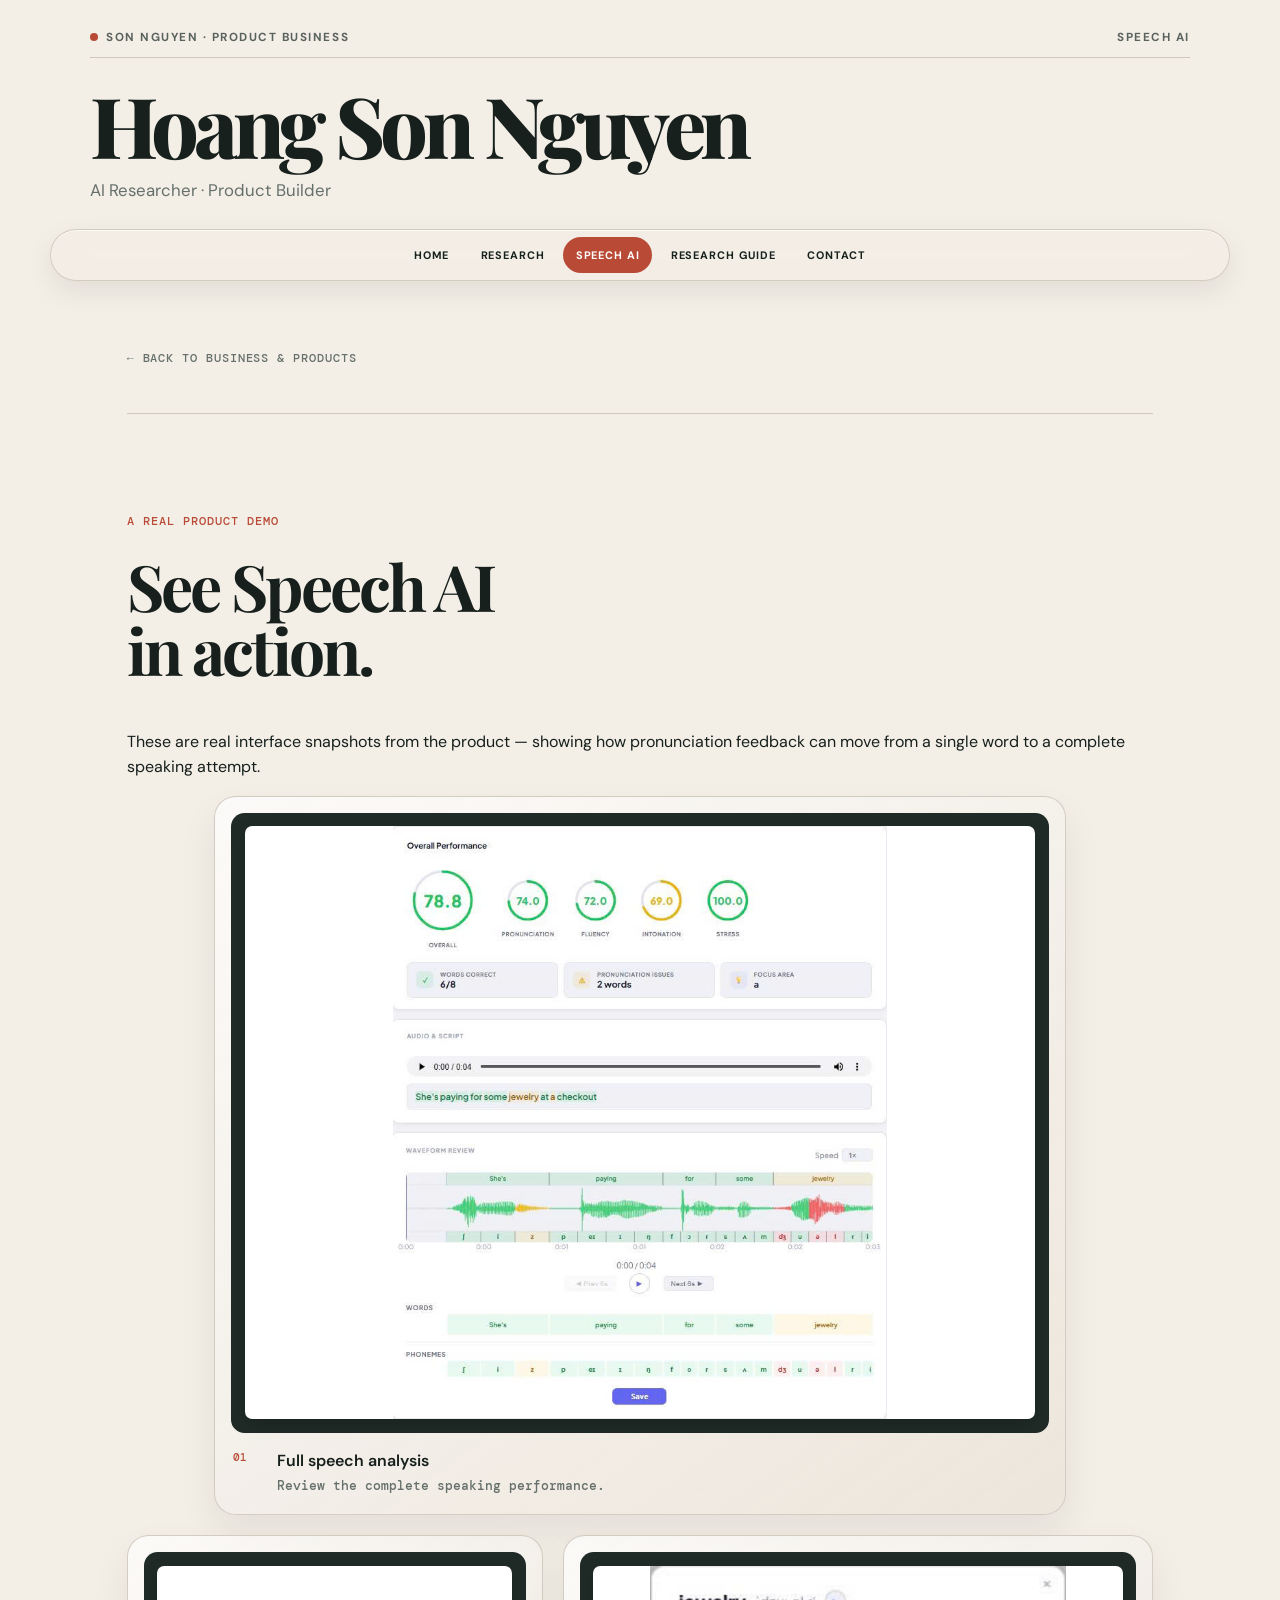
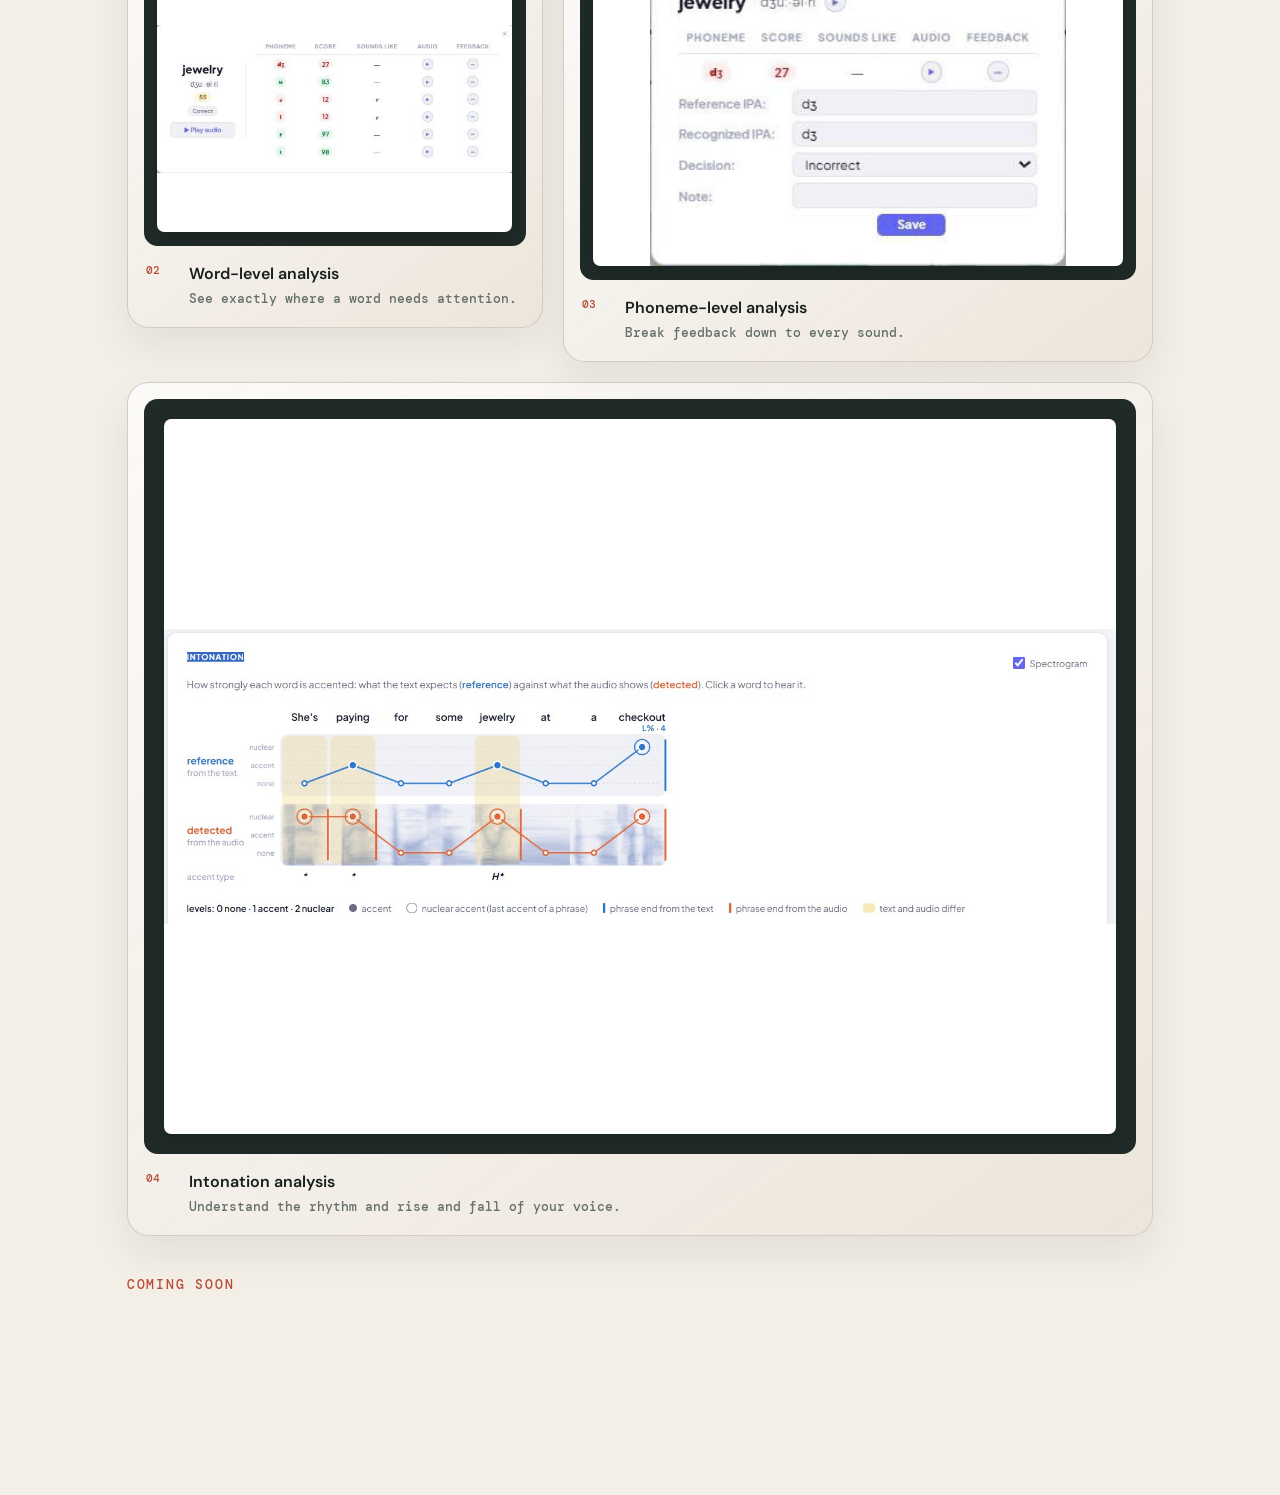
<file: speechAI.html>
<!doctype html>
<html lang="en">
  <head>
    <meta charset="UTF-8" />
    <meta name="viewport" content="width=device-width, initial-scale=1.0" />
    <meta name="description" content="Speech AI Platform by Hoang Son Nguyen" />
    <title>Speech AI Platform — Hoang Son Nguyen</title>
    <link rel="preconnect" href="https://fonts.googleapis.com" />
    <link rel="preconnect" href="https://fonts.gstatic.com" crossorigin />
    <link href="https://fonts.googleapis.com/css2?family=DM+Mono:wght@400;500&family=DM+Sans:wght@400;500;600;700&family=Playfair+Display:wght@600;700;800&display=swap" rel="stylesheet" />
    <link rel="stylesheet" href="styles.css?v=6" />
  </head>
  <body class="product-page">
    <a class="skip-link" href="#main-content">Skip to content</a>
    <header class="site-header">
      <div class="topline"><span class="eyebrow"><i></i>SON NGUYEN · PRODUCT BUSINESS</span><span class="date">Speech AI</span></div>
      <div class="hero-heading"><div><h1><a href="index.html">Hoang Son Nguyen</a></h1><p>AI Researcher · Product Builder</p></div></div>
    </header>
    <nav class="menu" aria-label="Main navigation">
      <a href="index.html">Home</a><a href="research.html">Research</a><a class="active" href="speechAI.html" aria-current="page">Speech AI</a><a href="research_guide.html">Research Guide</a><a href="index.html#contact">Contact</a>
    </nav>
    <main id="main-content" class="product-page-main">
      <a class="product-back-link" href="index.html#updates">← Back to Business &amp; products</a>
     
      <section class="product-content speech-demo" aria-labelledby="speech-demo-title">
        <p class="product-kicker">A real product demo</p>
        <h3 id="speech-demo-title">See Speech AI<br />in action.</h3>
        <p class="speech-demo-intro">These are real interface snapshots from the product — showing how pronunciation feedback can move from a single word to a complete speaking attempt.</p>
        <div class="speech-demo-grid">
          <figure class="speech-demo-card speech-demo-card-full">
            <div class="speech-demo-image"><img src="image/ipa_full.jpg" alt="Speech AI full pronunciation analysis" /></div>
            <figcaption><span>01</span><strong>Full speech analysis</strong><small>Review the complete speaking performance.</small></figcaption>
          </figure>
          <figure class="speech-demo-card speech-demo-card-word">
            <div class="speech-demo-image"><img src="image/ipa_word.jpg" alt="Speech AI word-level pronunciation analysis" /></div>
            <figcaption><span>02</span><strong>Word-level analysis</strong><small>See exactly where a word needs attention.</small></figcaption>
          </figure>
          <figure class="speech-demo-card speech-demo-card-phoneme">
            <div class="speech-demo-image"><img src="image/ipa_phoneme.jpg" alt="Speech AI phoneme-level pronunciation analysis" /></div>
            <figcaption><span>03</span><strong>Phoneme-level analysis</strong><small>Break feedback down to every sound.</small></figcaption>
          </figure>
          <figure class="speech-demo-card speech-demo-card-intonation">
            <div class="speech-demo-image"><img src="image/ipa_intonation.png" alt="Speech AI intonation analysis" /></div>
            <figcaption><span>04</span><strong>Intonation analysis</strong><small>Understand the rhythm and rise and fall of your voice.</small></figcaption>
          </figure>
        </div>
        <p class="speech-demo-coming"><span></span>Coming soon</p>
      </section>
    </main>
  </body>
</html>
</file>
<file: styles.css>
:root{--ink:#17201d;--muted:#66706b;--cream:#f3eee6;--line:#cfc8bd;--accent:#b94a36;--max:1180px}
*{box-sizing:border-box}html{scroll-behavior:smooth}body{margin:0;background:var(--cream);color:var(--ink);font-family:"DM Sans",sans-serif;font-size:16px;line-height:1.55}a{color:inherit;text-decoration:none}.skip-link{position:absolute;left:1rem;top:-4rem;background:var(--ink);color:var(--cream);padding:.5rem 1rem;z-index:10}.skip-link:focus{top:1rem}
.site-header,main,footer{max-width:var(--max);margin:auto}.site-header{padding:1.75rem 2.5rem 0}.topline{border-bottom:1px solid var(--line);display:flex;justify-content:space-between;padding-bottom:.7rem;text-transform:uppercase;letter-spacing:.13em;font-weight:700;font-size:.73rem;color:#59625d}.eyebrow i{display:inline-block;width:8px;height:8px;background:var(--accent);border-radius:50%;margin-right:.5rem}.hero-heading{display:flex;justify-content:space-between;align-items:flex-start;padding:1.7rem 0 0}.hero-heading h1{font:800 clamp(3rem,7vw,5.25rem)/.95 "Playfair Display",serif;letter-spacing:-.06em;margin:0}.hero-heading h1 a:hover{color:var(--accent)}.hero-heading p{color:var(--muted);font-size:1.05rem;margin:.75rem 0 0}.hero-heading p span{padding:0 .7rem}.hero-heading p a{font-weight:600;color:var(--ink)}.menu{position:sticky;top:.8rem;z-index:20;display:flex;gap:.35rem;justify-content:center;align-items:center;width:calc(100% - 5rem);max-width:var(--max);padding:.45rem;margin:1.6rem auto 0;border:1px solid rgba(207,200,189,.9);border-radius:999px;background:rgba(243,238,230,.78);box-shadow:0 10px 28px rgba(23,32,29,.08),inset 0 1px rgba(255,255,255,.6);backdrop-filter:blur(16px);-webkit-backdrop-filter:blur(16px);white-space:nowrap;transition:box-shadow .25s ease,background .25s ease}.menu a{font-size:.68rem;font-weight:700;text-transform:uppercase;letter-spacing:.08em;padding:.6rem .8rem;border-radius:999px;transition:background .2s ease,color .2s ease,transform .2s ease}.menu a:hover{background:var(--ink);color:var(--cream);transform:translateY(-1px)}.menu a.active{background:var(--accent);color:#fff}.menu a.active:hover{background:var(--ink)}.arrow-link:hover,.text-link:hover{color:var(--accent)}
main{padding:5.5rem 2.5rem 0}.section-grid{display:grid;grid-template-columns:24% 1fr;gap:5rem;border-top:1px solid var(--line);padding:3rem 0 7rem}.section-label{text-transform:uppercase;letter-spacing:.13em;font-weight:700;color:var(--accent);font-size:.76rem}.intro{border-top:0;padding-top:0}.about-label,.section-aside{display:flex;flex-direction:column;align-items:flex-start}.section-marker{border-top:1px solid var(--accent);padding-top:1rem;width:100%;display:flex;align-items:flex-start;justify-content:space-between;color:var(--muted)}.section-marker strong{font:700 clamp(4rem,7vw,6.5rem)/.8 "Playfair Display",serif;letter-spacing:-.08em;color:var(--ink)}.section-marker span{font:500 .68rem/1.35 "DM Mono",monospace;text-transform:uppercase;letter-spacing:.08em;text-align:right}.intro-main{display:block}.intro-copy{max-width:640px}.intro h2,.research h2,.updates h2,.misc h2,.contact h2{font:700 clamp(2.2rem,4vw,4rem)/1.02 "Playfair Display",serif;letter-spacing:-.045em;margin:0 0 1.8rem}.intro-copy p{color:var(--muted);font-size:1.05rem;margin:0 0 1.2rem}.link-row{display:flex;align-items:center;gap:2rem;margin-top:2.5rem}.arrow-link,.text-link{font-size:.77rem;text-transform:uppercase;letter-spacing:.1em;font-weight:700}.arrow-link span{font-size:1.1rem;margin-left:.45rem}.text-link{border-bottom:1px solid var(--ink);padding-bottom:.25rem}.name-card{display:flex;flex-direction:column;gap:.8rem;margin-top:1rem;text-transform:uppercase;font:500 .7rem "DM Mono",monospace;letter-spacing:.08em}.profile-photo,.section-photo{width:100%;max-width:220px;aspect-ratio:3/4;object-fit:cover;object-position:center;border-radius:110px 110px 0 0;filter:saturate(.8);margin-top:1.5rem}.section-photo{margin-top:1.7rem}.name-card strong{font:600 2.3rem "Playfair Display",serif;text-transform:none;letter-spacing:0}.research-content{max-width:710px}.lead,.subheading,.misc-card>p,.contact-copy>p{font-size:1.1rem;color:var(--muted);max-width:600px}.focus-list{grid-column:1/-1;display:flex;gap:1rem;width:calc(100% + 0px);margin-top:1rem;padding:0 0 1.25rem;overflow-x:auto;scroll-snap-type:x mandatory;overscroll-behavior-x:contain;scrollbar-color:var(--accent) transparent;scrollbar-width:thin}.focus-list article{flex:0 0 min(31%,360px);min-height:250px;display:flex;flex-direction:column;justify-content:space-between;gap:2rem;padding:1.35rem;border:1px solid var(--line);border-radius:1.25rem;background:rgba(255,255,255,.25);scroll-snap-align:start}.focus-list article>span{font:500 .75rem "DM Mono",monospace;color:var(--accent)}.focus-list h3{margin:0 0 .6rem;font-size:1.1rem}.focus-list p{margin:0;color:var(--muted)}.timeline{margin-top:2.5rem}.timeline>div,.older-updates>div{display:grid;grid-template-columns:100px 1fr;gap:1.5rem;border-top:1px solid var(--line);padding:1.25rem 0}.timeline time,.older-updates time{font:500 .8rem "DM Mono",monospace}.timeline p,.older-updates p{margin:0}.timeline a{color:var(--accent);text-decoration:underline}.older-button{margin-top:1.5rem;border:0;background:none;padding:0;text-transform:uppercase;letter-spacing:.1em;font-weight:700;font-size:.75rem;cursor:pointer}.older-button span{font-size:1.1rem;margin-left:.3rem}.older-updates{margin-top:1.5rem}.misc-card{grid-column:1/-1;width:100%;background:#e8e0d5;padding:3.5rem;min-height:315px;border-radius:1.5rem}.misc-card h2{margin-bottom:1.3rem}.misc-card>p{max-width:600px;margin-bottom:2.5rem}.contact{padding-bottom:8rem}.contact-copy{display:grid;grid-template-columns:1fr 1fr;column-gap:4rem}.contact-copy h2{grid-column:1/-1}.contact-copy>p{max-width:450px}.contact-details{display:flex;gap:3rem;align-self:end}.contact-details span{display:block;color:var(--accent);font-size:.7rem;text-transform:uppercase;letter-spacing:.12em;font-weight:700;margin-bottom:.3rem}.contact-details p,.contact-details a{margin:0}.contact-details a{text-decoration:underline;text-underline-offset:4px}footer{border-top:1px solid var(--line);padding:2rem 2.5rem 3rem;display:grid;grid-template-columns:1fr auto;gap:.6rem}footer div{display:flex;flex-direction:column}footer strong{font:700 1.25rem "Playfair Display",serif}footer span,footer p,footer a{color:var(--muted);font-size:.8rem}footer a{text-decoration:underline;align-self:center}footer p{grid-column:1/-1;margin:2.5rem 0 0;font:500 .7rem "DM Mono",monospace;text-transform:uppercase;letter-spacing:.06em}
.section-marker-updates{border-top:0;border-left:1px solid var(--accent);padding:0 0 0 1.15rem;gap:1rem;align-items:center;justify-content:flex-start;min-height:110px}.section-marker-updates strong{display:grid;place-items:center;width:78px;height:78px;border:1px solid var(--accent);border-radius:50%;background:var(--accent);color:var(--cream);font:700 2.45rem/.9 "Playfair Display",serif;letter-spacing:-.08em}.section-marker-updates span{display:flex;flex-direction:column;gap:.1rem;text-align:left;text-transform:none;letter-spacing:0;font:400 1.15rem/1.05 "Playfair Display",serif;color:var(--ink)}.section-marker-updates b{font-weight:700}.section-marker-updates em{font-style:italic;color:var(--accent)}.section-marker strong{font:700 clamp(4rem,7vw,6.5rem)/.8 "Playfair Display",serif;letter-spacing:-.08em;color:var(--ink)}.section-marker span{font:500 .68rem/1.35 "DM Mono",monospace;text-transform:uppercase;letter-spacing:.08em;text-align:right}.intro-main{display:block}.intro-copy{max-width:640px}.intro h2,.research h2,.updates h2,.misc h2,.contact h2{font:700 clamp(2.2rem,4vw,4rem)/1.02 "Playfair Display",serif;letter-spacing:-.045em;margin:0 0 1.8rem}.intro-copy p{color:var(--muted);font-size:1.05rem;margin:0 0 1.2rem}.link-row{display:flex;align-items:center;gap:2rem;margin-top:2.5rem}.arrow-link,.text-link{font-size:.77rem;text-transform:uppercase;letter-spacing:.1em;font-weight:700}.arrow-link span{font-size:1.1rem;margin-left:.45rem}.text-link{border-bottom:1px solid var(--ink);padding-bottom:.25rem}.name-card{display:flex;flex-direction:column;gap:.8rem;margin-top:1rem;text-transform:uppercase;font:500 .7rem "DM Mono",monospace;letter-spacing:.08em}.profile-photo,.section-photo{width:100%;max-width:220px;aspect-ratio:3/4;object-fit:cover;object-position:center;border-radius:110px 110px 0 0;filter:saturate(.8);margin-top:1.5rem}.section-photo{margin-top:1.7rem}.name-card strong{font:600 2.3rem "Playfair Display",serif;text-transform:none;letter-spacing:0}.research-content{max-width:710px}.lead,.subheading,.misc-card>p,.contact-copy>p{font-size:1.1rem;color:var(--muted);max-width:600px}.focus-list{grid-column:1/-1;display:flex;gap:1rem;width:calc(100% + 0px);margin-top:1rem;padding:0 0 1.25rem;overflow-x:auto;scroll-snap-type:x mandatory;overscroll-behavior-x:contain;scrollbar-color:var(--accent) transparent;scrollbar-width:thin}.focus-list article{flex:0 0 min(31%,360px);min-height:250px;display:flex;flex-direction:column;justify-content:space-between;gap:2rem;padding:1.35rem;border:1px solid var(--line);border-radius:1.25rem;background:rgba(255,255,255,.25);scroll-snap-align:start}.focus-list article>span{font:500 .75rem "DM Mono",monospace;color:var(--accent)}.focus-list h3{margin:0 0 .6rem;font-size:1.1rem}.focus-list p{margin:0;color:var(--muted)}.timeline{margin-top:2.5rem}.timeline>div,.older-updates>div{display:grid;grid-template-columns:100px 1fr;gap:1.5rem;border-top:1px solid var(--line);padding:1.25rem 0}.timeline time,.older-updates time{font:500 .8rem "DM Mono",monospace}.timeline p,.older-updates p{margin:0}.timeline a{color:var(--accent);text-decoration:underline}.older-button{margin-top:1.5rem;border:0;background:none;padding:0;text-transform:uppercase;letter-spacing:.1em;font-weight:700;font-size:.75rem;cursor:pointer}.older-button span{font-size:1.1rem;margin-left:.3rem}.older-updates{margin-top:1.5rem}.misc-card{background:#e8e0d5;padding:3.5rem;min-height:315px}.misc-card h2{margin-bottom:1.3rem}.misc-card>p{max-width:460px;margin-bottom:2.5rem}.contact{padding-bottom:8rem}.contact-copy{display:grid;grid-template-columns:1fr 1fr;column-gap:4rem}.contact-copy h2{grid-column:1/-1}.contact-copy>p{max-width:450px}.contact-details{display:flex;gap:3rem;align-self:end}.contact-details span{display:block;color:var(--accent);font-size:.7rem;text-transform:uppercase;letter-spacing:.12em;font-weight:700;margin-bottom:.3rem}.contact-details p,.contact-details a{margin:0}.contact-details a{text-decoration:underline;text-underline-offset:4px}footer{border-top:1px solid var(--line);padding:2rem 2.5rem 3rem;display:grid;grid-template-columns:1fr auto;gap:.6rem}footer div{display:flex;flex-direction:column}footer strong{font:700 1.25rem "Playfair Display",serif}footer span,footer p,footer a{color:var(--muted);font-size:.8rem}footer a{text-decoration:underline;align-self:center}footer p{grid-column:1/-1;margin:2.5rem 0 0;font:500 .7rem "DM Mono",monospace;text-transform:uppercase;letter-spacing:.06em}
.updates-content{position:relative;isolation:isolate;width:100%;overflow:hidden;border:1px solid rgba(23,32,29,.1);border-radius:1.5rem;background:linear-gradient(135deg,#e9e1d6 0%,#ded4c6 100%);box-shadow:0 18px 45px rgba(23,32,29,.08);padding:2.6rem 2.6rem 2.35rem}.updates-content::after{position:absolute;z-index:-1;right:-5rem;bottom:-6rem;width:16rem;height:16rem;border:1px solid rgba(185,74,54,.22);border-radius:50%;box-shadow:0 0 0 2rem rgba(185,74,54,.04),0 0 0 4rem rgba(185,74,54,.035);content:""}.updates-kicker{display:flex;align-items:center;gap:.55rem;margin-bottom:1.3rem;color:var(--accent);font:500 .68rem "DM Mono",monospace;letter-spacing:.11em;text-transform:uppercase}.updates-kicker span{width:7px;height:7px;border-radius:50%;background:var(--accent);box-shadow:0 0 0 4px rgba(185,74,54,.12)}.updates-content h2{margin-bottom:1rem}.updates-content h2 em{color:var(--accent);font-style:italic}.updates-content .subheading{margin:0;max-width:560px}.timeline{display:grid;width:100%;grid-template-columns:repeat(2,minmax(0,1fr));gap:1rem;margin-top:2.2rem}.timeline>div{position:relative;display:block!important;grid-template-columns:1fr!important;min-height:175px;width:100%;border:1px solid rgba(23,32,29,.14);border-radius:1rem;background:rgba(243,238,230,.72);padding:1.25rem;transition:transform .2s ease,background .2s ease,box-shadow .2s ease}.timeline>div:hover{background:#f3eee6;box-shadow:0 12px 28px rgba(23,32,29,.1);transform:translateY(-4px)}.timeline>div::after{position:absolute;right:1.15rem;bottom:1rem;color:var(--accent);content:"↗";font-size:1.1rem;transition:transform .2s ease}.timeline>div:hover::after{transform:translate(2px,-2px)}.timeline time{display:flex;align-items:center;gap:.55rem;width:max-content;height:auto;margin:0 0 1.25rem;color:var(--ink);font:500 .68rem "DM Mono",monospace;letter-spacing:.04em;text-transform:uppercase}.timeline time span{display:grid;place-items:center;width:1.55rem;height:1.55rem;border-radius:50%;background:var(--accent);color:#fff;font-size:.62rem}.timeline p{max-width:32ch;margin:0;font-size:.92rem;line-height:1.55}.updates-footer{max-width:520px;margin:2rem 0 0;padding-top:1.25rem;border-top:1px solid rgba(23,32,29,.14);color:var(--muted);font-size:.92rem}.older-button{margin-top:1.8rem}.section-marker strong{font:700 clamp(4rem,7vw,6.5rem)/.8 "Playfair Display",serif;letter-spacing:-.08em;color:var(--ink)}.section-marker span{font:500 .68rem/1.35 "DM Mono",monospace;text-transform:uppercase;letter-spacing:.08em;text-align:right}.intro-main{display:block}.intro-copy{max-width:640px}.intro h2,.research h2,.updates h2,.misc h2,.contact h2{font:700 clamp(2.2rem,4vw,4rem)/1.02 "Playfair Display",serif;letter-spacing:-.045em;margin:0 0 1.8rem}.intro-copy p{color:var(--muted);font-size:1.05rem;margin:0 0 1.2rem}.link-row{display:flex;align-items:center;gap:2rem;margin-top:2.5rem}.arrow-link,.text-link{font-size:.77rem;text-transform:uppercase;letter-spacing:.1em;font-weight:700}.arrow-link span{font-size:1.1rem;margin-left:.45rem}.text-link{border-bottom:1px solid var(--ink);padding-bottom:.25rem}.name-card{display:flex;flex-direction:column;gap:.8rem;margin-top:1rem;text-transform:uppercase;font:500 .7rem "DM Mono",monospace;letter-spacing:.08em}.profile-photo,.section-photo{width:100%;max-width:220px;aspect-ratio:3/4;object-fit:cover;object-position:center;border-radius:110px 110px 0 0;filter:saturate(.8);margin-top:1.5rem}.section-photo{margin-top:1.7rem}.name-card strong{font:600 2.3rem "Playfair Display",serif;text-transform:none;letter-spacing:0}.research-content{max-width:710px}.lead,.subheading,.misc-card>p,.contact-copy>p{font-size:1.1rem;color:var(--muted);max-width:600px}.focus-list{grid-column:1/-1;display:flex;gap:1rem;width:calc(100% + 0px);margin-top:1rem;padding:0 0 1.25rem;overflow-x:auto;scroll-snap-type:x mandatory;overscroll-behavior-x:contain;scrollbar-color:var(--accent) transparent;scrollbar-width:thin}.focus-list article{flex:0 0 min(31%,360px);min-height:250px;display:flex;flex-direction:column;justify-content:space-between;gap:2rem;padding:1.35rem;border:1px solid var(--line);border-radius:1.25rem;background:rgba(255,255,255,.25);scroll-snap-align:start}.focus-list article>span{font:500 .75rem "DM Mono",monospace;color:var(--accent)}.focus-list h3{margin:0 0 .6rem;font-size:1.1rem}.focus-list p{margin:0;color:var(--muted)}.timeline{margin-top:2.5rem}.timeline>div,.older-updates>div{display:grid;grid-template-columns:100px 1fr;gap:1.5rem;border-top:1px solid var(--line);padding:1.25rem 0}.timeline time,.older-updates time{font:500 .8rem "DM Mono",monospace}.timeline p,.older-updates p{margin:0}.timeline a{color:var(--accent);text-decoration:underline}.older-button{margin-top:1.5rem;border:0;background:none;padding:0;text-transform:uppercase;letter-spacing:.1em;font-weight:700;font-size:.75rem;cursor:pointer}.older-button span{font-size:1.1rem;margin-left:.3rem}.older-updates{margin-top:1.5rem}.misc-card{background:#e8e0d5;padding:3.5rem;min-height:315px}.misc-card h2{margin-bottom:1.3rem}.misc-card>p{max-width:460px;margin-bottom:2.5rem}.contact{padding-bottom:8rem}.contact-copy{display:grid;grid-template-columns:1fr 1fr;column-gap:4rem}.contact-copy h2{grid-column:1/-1}.contact-copy>p{max-width:450px}.contact-details{display:flex;gap:3rem;align-self:end}.contact-details span{display:block;color:var(--accent);font-size:.7rem;text-transform:uppercase;letter-spacing:.12em;font-weight:700;margin-bottom:.3rem}.contact-details p,.contact-details a{margin:0}.contact-details a{text-decoration:underline;text-underline-offset:4px}footer{border-top:1px solid var(--line);padding:2rem 2.5rem 3rem;display:grid;grid-template-columns:1fr auto;gap:.6rem}footer div{display:flex;flex-direction:column}footer strong{font:700 1.25rem "Playfair Display",serif}footer span,footer p,footer a{color:var(--muted);font-size:.8rem}footer a{text-decoration:underline;align-self:center}footer p{grid-column:1/-1;margin:2.5rem 0 0;font:500 .7rem "DM Mono",monospace;text-transform:uppercase;letter-spacing:.06em}
@media(max-width:700px){.site-header,main,footer{padding-left:1.25rem;padding-right:1.25rem}.site-header{padding-top:1.25rem}.topline{font-size:.62rem}.date{display:none}.hero-heading{padding-top:1.4rem}.hero-heading h1{font-size:3.2rem}.hero-heading p{font-size:.82rem;max-width:260px}.hero-heading p span{padding:0 .25rem}.menu{width:calc(100% - 2.5rem);justify-content:center;gap:.25rem;flex-wrap:wrap;padding:.4rem;margin-top:1.2rem;white-space:normal}.menu a{font-size:.62rem;padding:.5rem .65rem}.section-grid{display:block;padding:2.5rem 0 5rem}.section-label{margin-bottom:0}.intro{padding-top:0}.intro-main{display:block}.intro h2,.research h2,.updates h2,.misc h2,.contact h2{font-size:2.65rem}.about-label{margin-bottom:2.5rem}.profile-photo,.section-photo{max-width:220px}.section-aside{margin-bottom:2.5rem}.section-marker{margin-top:1.5rem;max-width:220px}.section-marker strong{font-size:5rem}.section-marker-updates{min-height:82px;padding-left:.8rem;margin-top:0}.section-marker-updates strong{width:62px;height:62px;font-size:2rem}.section-marker-updates span{font-size:1rem}.name-card{margin-top:1rem;max-width:220px}.focus-list{margin-top:2rem}.focus-list article{flex-basis:min(82%,330px);grid-template-columns:42px 1fr;gap:.5rem}.updates-content{padding:1.5rem;border-radius:1.1rem}.updates-content::after{right:-7rem;bottom:-8rem}.timeline{grid-template-columns:1fr;gap:.75rem;margin-top:1.6rem}.timeline>div{min-height:0;padding:1rem}.timeline time{margin-bottom:.8rem}.timeline p{max-width:28ch}.updates-footer{margin-top:1.5rem}.misc-card{padding:2rem;min-height:0}.contact-copy{display:block}.contact-details{margin-top:2.5rem;display:block}.contact-details>div+div{margin-top:1.5rem}.link-row{gap:1rem;flex-wrap:wrap}footer{display:block}footer a{display:inline-block;margin-top:1.5rem}footer p{margin-top:2rem}}
/* Miscellaneous page */
.product-button{display:inline-flex;align-items:center;justify-content:space-between;gap:.8rem;width:max-content;margin-top:.35rem;padding:.65rem .8rem;border:1px solid var(--accent);border-radius:999px;color:var(--accent);font:700 .65rem "DM Mono",monospace;letter-spacing:.08em;text-transform:uppercase;transition:background .2s ease,color .2s ease,transform .2s ease}.product-button span{font-size:1rem;line-height:1}.product-button:hover{background:var(--accent);color:#fff;transform:translateY(-2px)}
.research-button{margin-top:1.5rem}
.business-offering{position:relative;min-height:205px;width:100%;border:1px solid rgba(23,32,29,.14);border-radius:1rem;background:rgba(243,238,230,.72);padding:1.4rem;transition:transform .2s ease,background .2s ease,box-shadow .2s ease}.business-offering:hover{background:#f3eee6;box-shadow:0 12px 28px rgba(23,32,29,.1);transform:translateY(-4px)}.business-offering::after{position:absolute;right:1.15rem;bottom:1rem;color:var(--accent);content:"↗";font-size:1.1rem}.business-offering time{margin-bottom:1.35rem}.business-offering h3{margin:0 0 .75rem;font:700 clamp(1.35rem,2.1vw,1.9rem)/1.05 "Playfair Display",serif;letter-spacing:-.03em}.business-offering p{max-width:34ch}
.business-details{grid-column:1/-1;display:grid;grid-template-columns:1fr;gap:1.25rem;margin-top:-2rem;padding-top:0}.business-detail{position:relative;display:grid;grid-template-columns:4.2rem minmax(0,1fr);align-items:start;gap:1.2rem;min-height:245px;padding:1.5rem 1.6rem;border:1px solid rgba(23,32,29,.14);border-radius:1.25rem;background:rgba(255,255,255,.28);transition:background .2s ease,border-color .2s ease,transform .2s ease,box-shadow .2s ease}.business-detail:hover{border-color:var(--accent);background:rgba(243,238,230,.72);box-shadow:0 14px 30px rgba(23,32,29,.08);transform:translateY(-4px)}.business-detail-number{color:var(--accent);font:700 1rem "DM Mono",monospace}.business-detail-kicker{margin:0 0 .45rem;color:var(--accent);font:500 .62rem "DM Mono",monospace;letter-spacing:.1em;text-transform:uppercase}.business-detail h3{margin:0 0 1.2rem;font:700 clamp(1.55rem,2.8vw,2.35rem)/1 "Playfair Display",serif;letter-spacing:-.03em}.business-detail-placeholder{margin:0;padding:1rem;border:1px dashed rgba(102,112,107,.45);border-radius:.7rem;color:var(--muted);font-size:.82rem;line-height:1.55}.business-detail-placeholder::first-letter{color:var(--accent)}
.business-detail-speech{background:linear-gradient(110deg,rgba(255,255,255,.42),rgba(217,170,157,.18))}.business-detail-speech .business-detail-kicker span{color:var(--muted);padding:0 .2rem}.business-detail-speech h3{font-size:clamp(2rem,4vw,3.8rem);line-height:.98}.business-detail-speech h3 em{color:var(--accent);font-style:italic}.business-detail-description{max-width:680px;margin:1.5rem 0 0;color:var(--muted);font-size:1.06rem;line-height:1.7}.speech-problem-grid{display:grid;grid-template-columns:repeat(3,minmax(0,1fr));gap:.8rem;margin-top:2rem}.speech-problem-grid>div{display:flex;flex-direction:column;gap:.55rem;min-height:145px;padding:1rem;border-top:2px solid var(--accent);background:rgba(243,238,230,.48)}.speech-problem-index{color:var(--accent);font:500 .65rem "DM Mono",monospace}.speech-problem-grid strong{font:600 1rem/1.15 "DM Sans",sans-serif}.speech-problem-grid p{margin:0;color:var(--muted);font-size:.82rem;line-height:1.45}
@media (max-width:700px){.business-offering{min-height:0;padding:1rem}.business-offering h3{font-size:1.65rem}}
.business-offering time{color:var(--accent);font-weight:700;letter-spacing:.07em}.business-offering h3{margin-top:.15rem}.business-offering p{max-width:38ch;line-height:1.55}
@media (max-width:700px){.business-details{grid-template-columns:1fr;margin-top:0;padding-top:0}.business-detail{grid-template-columns:3.3rem minmax(0,1fr);gap:.8rem;padding:1rem;min-height:190px}.business-detail-placeholder{font-size:.78rem}}
.business-detail-speech h3{max-width:760px;font-size:clamp(2.4rem,8vw,5.8rem);line-height:.9;letter-spacing:-.06em}.business-detail-description{max-width:720px;font-size:.96rem}.speech-problem-grid{gap:.4rem}.speech-problem-grid>div{min-height:0;padding:.85rem}.speech-problem-grid strong{font-size:.9rem}.speech-problem-grid p{font-size:.75rem}
@media (max-width:700px){.speech-problem-grid{grid-template-columns:1fr;margin-top:1.5rem}.speech-problem-grid>div{min-height:0}.business-detail-description{margin-top:1.2rem}}
.misc-page .menu a.active{background:var(--accent);color:#fff}.misc-reference{max-width:var(--max);padding:6rem 2.5rem 7rem}.misc-reference-header{max-width:760px;margin-bottom:4.5rem}.misc-reference-header h2{font:700 clamp(2.8rem,5vw,5rem)/1 "Playfair Display",serif;letter-spacing:-.05em;margin:0 0 1.4rem}.misc-reference-header p{max-width:620px;color:var(--muted);font-size:1.08rem}.misc-reference-section{max-width:760px;margin-bottom:4.5rem}.misc-reference-section h3{font:700 2rem/1.1 "Playfair Display",serif;margin:0 0 1.5rem}.resource-list{list-style:none;padding:0;margin:0;border-top:1px solid var(--line)}.resource-list li{padding:1rem 0;border-bottom:1px solid var(--line)}.resource-list a{display:inline;color:var(--ink);text-decoration:underline;text-decoration-color:var(--accent);text-underline-offset:3px}.resource-list a:hover{color:var(--accent)}.resource-list span{display:block;color:var(--muted);font-size:.9rem;margin-top:.25rem}.resource-note{color:var(--muted);font-size:.88rem;margin:1.5rem 0 0}.topic-list{display:grid;gap:1.3rem}.topic-list article{border-bottom:1px solid var(--line);padding-bottom:1.3rem}.topic-list h4{font:600 1.2rem/1.1 "Playfair Display",serif;margin:0 0 .4rem}.topic-list p{color:var(--muted);margin:0}.misc-page footer{margin-top:1rem}@media(max-width:700px){.misc-reference{padding:3.5rem 1.25rem 5rem}.misc-reference-header{margin-bottom:3.5rem}.misc-reference-header h2{font-size:2.65rem}.misc-reference-section{margin-bottom:3.5rem}}
/* Research publications */
.research-details-content{min-width:0}.section-marker-research{border-top:0;border-left:1px solid var(--accent);padding:0 0 0 1.15rem;min-height:110px;align-items:flex-start;justify-content:flex-start}.section-marker-research strong{font-size:clamp(4rem,7vw,6.5rem)}.section-marker-research span{margin-left:auto;padding-top:.45rem}.research-subsection{border-top:1px solid var(--line);padding-top:1.35rem}.research-subsection:first-child{border-top:0;padding-top:0}.research-subsection h2{font:700 clamp(2rem,3.8vw,3.5rem)/1.02 "Playfair Display",serif;letter-spacing:-.045em;text-transform:capitalize;margin:0 0 .7rem}.publication-note{color:var(--muted);margin:0 0 2.2rem}.publication-note a{color:var(--accent);text-decoration:underline;text-underline-offset:3px}.research-paper-list{border-top:1px solid var(--line)}.research-paper{border-bottom:1px solid var(--line);padding:1.35rem 0 1.55rem}.paper-conference{display:flex;justify-content:space-between;align-items:flex-start;gap:1.5rem;color:var(--muted);font:500 .72rem "DM Mono",monospace;text-transform:uppercase;letter-spacing:.07em}.paper-conference>div{display:flex;gap:.8rem;align-items:center}.paper-conference strong{color:var(--ink);font:700 1rem "DM Sans",sans-serif;letter-spacing:.02em}.paper-conference b{color:var(--accent);font-weight:500}.research-paper-content{padding-left:calc(24% + 1.5rem);margin-top:-.15rem}.research-paper h3{max-width:760px;margin:.9rem 0 .5rem;font:600 clamp(1.25rem,2.1vw,1.8rem)/1.15 "Playfair Display",serif;letter-spacing:-.02em}.research-paper h3 a:hover{color:var(--accent)}.research-paper-content p{margin:0;color:var(--muted);font-size:.9rem}.research-paper-content p strong{color:var(--ink)}.community-section{margin-top:5rem}.community-grid{display:grid;grid-template-columns:1fr 1fr;gap:4rem;border-top:1px solid var(--line)}.community-group{padding-top:1.2rem}.section-index{margin:0 0 1rem;color:var(--accent);font:500 .72rem "DM Mono",monospace;text-transform:uppercase;letter-spacing:.08em}.community-group ul{list-style:none;margin:0;padding:0}.community-group li{border-top:1px solid var(--line);padding:1rem 0;display:flex;flex-direction:column;gap:.25rem}.community-group li a:hover{color:var(--accent)}.community-group li strong{font:600 1.1rem "Playfair Display",serif}.community-group li span{color:var(--muted);font-size:.84rem;line-height:1.45}
@media (max-width:760px){.research-paper-content{padding-left:0}.paper-conference{flex-direction:column;gap:.45rem}.community-grid{grid-template-columns:1fr;gap:2rem}.community-section{margin-top:3.5rem}.section-marker-research{min-height:90px}}
.research-details-content{display:contents}.research-details-content>.research-subsection:first-child{display:contents}.research-details-content>.research-subsection:first-child h2,.research-details-content>.research-subsection:first-child .publication-note{grid-column:2}.research-details-content>.research-subsection:first-child .research-paper-list,.research-details-content>.community-section{grid-column:1/-1}.research-details-content>.research-subsection:first-child .research-paper-list .research-paper-content{padding-left:0}.research-details-content>.community-section{margin-top:5rem}
.research-paper-list{display:grid;grid-template-columns:repeat(2,minmax(0,1fr));gap:1.25rem;border-top:0}.publication-card{display:flex;flex-direction:column;justify-content:space-between;min-height:320px;padding:1.5rem;border:1px solid var(--line);border-radius:1.25rem;background:linear-gradient(145deg,rgba(255,255,255,.55),rgba(232,224,213,.65));box-shadow:0 12px 30px rgba(23,32,29,.06);transition:transform .25s ease,box-shadow .25s ease,border-color .25s ease}.publication-card:hover{transform:translateY(-5px);border-color:var(--accent);box-shadow:0 18px 34px rgba(23,32,29,.11)}.publication-card .paper-conference{padding-bottom:1.25rem;border-bottom:1px solid rgba(207,200,189,.8)}.publication-card .research-paper-content{padding:0;margin:1.5rem 0 0}.publication-card h3{max-width:none;margin:0 0 1.2rem;font-size:clamp(1.35rem,2.2vw,2rem)}.publication-card .research-paper-content p{font-size:.82rem;line-height:1.5}
.section-marker-research{border-top:1px solid var(--accent);border-left:0;padding:1rem 0 0;min-height:0;display:flex;align-items:flex-start;justify-content:space-between}.section-marker-research span{margin-left:0;padding-top:0}
@media (max-width:700px){.research-details-content>.research-subsection:first-child h2,.research-details-content>.research-subsection:first-child .publication-note,.research-details-content>.research-subsection:first-child .research-paper-list,.research-details-content>.community-section{grid-column:auto}.research-details-content>.community-section{margin-top:3.5rem}}
@media (max-width:700px){.research-paper-list{grid-template-columns:1fr}.publication-card{min-height:260px}}
.research-details{column-gap:3rem;row-gap:1.75rem}.research-details-content{display:contents}.research-publication-intro{grid-column:2}.research-details-content>.research-paper-list{grid-column:1/-1}.research-details-content>.community-section{grid-column:1/-1;margin-top:1.5rem}.research-publication-intro h2{margin-bottom:.7rem}.research-publication-intro .publication-note{margin-bottom:0}
@media (max-width:700px){.research-details{row-gap:1.5rem}.research-publication-intro,.research-details>.research-paper-list,.research-details>.community-section{grid-column:auto}}
.updates-content{background:linear-gradient(135deg,#e5dbcd 0%,#d7c6b5 100%);padding:2.8rem 2.8rem 2.45rem}.updates-content h2{font-size:clamp(2.8rem,5vw,4.7rem);line-height:.96}.updates-content .subheading{max-width:680px;font-size:1.08rem;line-height:1.65}.timeline>div{min-height:205px;padding:1.4rem}.timeline time{font-weight:700}.timeline p{max-width:34ch;font-size:.95rem}.updates-footer{max-width:680px;line-height:1.55}.updates-footer strong{color:var(--ink)}.updates-footer a{display:inline-flex;align-items:center;gap:.3rem;margin-left:.35rem;color:var(--accent);font-weight:700;text-decoration:underline;text-underline-offset:3px}.updates-footer a span{font-size:1rem;text-decoration:none}
@media (max-width:700px){.updates-content{padding:1.6rem 1.35rem 1.5rem}.updates-content h2{font-size:2.85rem}.updates-content .subheading{font-size:1rem}.timeline>div{min-height:0}.updates-footer a{margin:.75rem 0 0}}
.misc-card{position:relative;isolation:isolate;display:grid;grid-template-columns:minmax(0,1fr) 230px;align-items:center;gap:3rem;overflow:hidden;min-height:360px;padding:3.2rem 3.5rem;background:linear-gradient(120deg,#1d2925 0%,#263a34 65%,#314c43 100%);color:var(--cream);box-shadow:0 20px 45px rgba(23,32,29,.14)}.misc-card::before{position:absolute;z-index:-1;top:-8rem;right:4rem;width:22rem;height:22rem;border:1px solid rgba(243,238,230,.16);border-radius:50%;box-shadow:0 0 0 2.5rem rgba(243,238,230,.035),0 0 0 5rem rgba(243,238,230,.025);content:""}.misc-card-copy{position:relative;z-index:1}.misc-kicker{display:flex;align-items:center;gap:.6rem;margin:0 0 1.25rem;color:#d9aa9d;font:500 .68rem "DM Mono",monospace;letter-spacing:.13em;text-transform:uppercase}.misc-kicker span{width:7px;height:7px;border-radius:50%;background:var(--accent);box-shadow:0 0 0 4px rgba(185,74,54,.2)}.misc-card h2{margin:0 0 1.25rem;color:var(--cream);font-size:clamp(2.5rem,4.5vw,4.3rem);line-height:.98}.misc-card h2 em{color:#d9aa9d;font-style:italic}.misc-description{max-width:550px;margin:0 0 2.35rem;color:rgba(243,238,230,.72);font-size:1.02rem;line-height:1.65}.misc-cta{display:inline-flex;align-items:center;gap:1rem;padding:.85rem 1.1rem;border:1px solid rgba(243,238,230,.35);border-radius:999px;color:var(--cream);font-size:.72rem;font-weight:700;letter-spacing:.1em;text-transform:uppercase;transition:background .2s ease,border-color .2s ease,transform .2s ease}.misc-cta strong{display:grid;place-items:center;width:1.6rem;height:1.6rem;border-radius:50%;background:var(--accent);font-size:1rem}.misc-cta:hover{border-color:var(--accent);background:rgba(243,238,230,.1);transform:translateY(-2px)}.misc-card-art{display:flex;flex-direction:column;align-items:center;justify-content:center;gap:1.5rem;width:190px;height:190px;border:1px solid rgba(243,238,230,.28);border-radius:50%;color:rgba(243,238,230,.78);font:500 .65rem "DM Mono",monospace;letter-spacing:.15em;text-align:center;transform:rotate(8deg)}.misc-card-art::before,.misc-card-art::after{position:absolute;width:18px;height:18px;border:1px solid #d9aa9d;content:""}.misc-card-art::before{border-right:0;border-bottom:0;transform:translate(-72px,-72px)}.misc-card-art::after{border-left:0;border-top:0;transform:translate(72px,72px)}.misc-card-art strong{color:#d9aa9d;font:700 2.4rem "Playfair Display",serif}.misc-card-art span{font-size:.62rem}
@media (max-width:700px){.misc-card{display:block;min-height:0;padding:2.2rem 1.6rem}.misc-card::before{right:-10rem;top:8rem}.misc-card h2{font-size:2.8rem}.misc-description{font-size:.95rem;margin-bottom:1.8rem}.misc-card-art{width:145px;height:145px;margin:2.5rem auto 0}.misc-card-art::before{transform:translate(-55px,-55px)}.misc-card-art::after{transform:translate(55px,55px)}}
.misc-card h2{font-size:clamp(1.7rem,2.8vw,2.8rem)}
@media (max-width:700px){.misc-card h2{font-size:1.9rem}}
.timeline a.business-offering,.timeline a.business-offering:visited{display:block;color:inherit;text-decoration:none;cursor:pointer}.business-offering h3,.business-offering p{transition:color .25s ease}.business-offering:hover h3{color:var(--accent)}.business-offering:focus-visible{outline:2px solid var(--accent);outline-offset:6px}
.product-page-main{max-width:1180px;margin:0 auto;padding:4rem 6vw 7rem}.product-back-link{display:inline-block;color:var(--muted);font:500 .72rem/1 "DM Mono",monospace;letter-spacing:.08em;text-transform:uppercase;text-decoration:none;margin-bottom:3rem}.product-back-link:hover{color:var(--accent)}.product-hero{padding:clamp(2rem,6vw,5.5rem);color:#fff;position:relative;overflow:hidden}.product-hero-speech{background:linear-gradient(120deg,#1d2925,#2d4a3f)}.product-hero-guide{background:linear-gradient(120deg,#9f402f,#c56d4f)}.product-hero::after{content:"";position:absolute;width:18rem;height:18rem;border:1px solid rgba(255,255,255,.25);border-radius:50%;right:-5rem;bottom:-9rem}.product-kicker{font:500 .72rem/1.3 "DM Mono",monospace;letter-spacing:.09em;text-transform:uppercase}.product-hero .product-kicker{color:#f3c4a9}.product-hero h2{max-width:850px;margin:2.5rem 0 1.5rem;font:700 clamp(3rem,8vw,7.4rem)/.95 "Playfair Display",serif;letter-spacing:-.055em}.product-hero h2 em{font-weight:600;color:#f3c4a9}.product-lead{max-width:620px;margin:0;font-size:clamp(1rem,1.5vw,1.25rem);line-height:1.7;color:rgba(255,255,255,.83)}.product-content{padding:clamp(3rem,7vw,7rem) 0}.product-content>.product-kicker{color:var(--accent)}.product-content h3{margin:1.5rem 0 3rem;font:700 clamp(2.4rem,5vw,5rem)/1 "Playfair Display",serif;letter-spacing:-.045em}.product-feature-grid{display:grid;grid-template-columns:repeat(3,1fr);border-top:1px solid var(--line)}.product-feature-grid>div{padding:2rem 1.5rem 1rem 0;border-right:1px solid var(--line)}.product-feature-grid>div+div{padding-left:1.5rem}.product-feature-grid>div:last-child{border-right:0}.product-feature-grid span{display:block;color:var(--accent);font:500 .72rem/1 "DM Mono",monospace;margin-bottom:2.5rem}.product-feature-grid strong{display:block;font:600 1.1rem/1.2 "DM Sans",sans-serif}.product-feature-grid p{max-width:25ch;color:var(--muted);line-height:1.6}@media (max-width:700px){.product-page-main{padding:2.5rem 1.2rem 4rem}.product-back-link{margin-bottom:2rem}.product-hero{padding:2rem 1.4rem 3rem}.product-hero h2{font-size:3.25rem;margin-top:2rem}.product-feature-grid{grid-template-columns:1fr}.product-feature-grid>div,.product-feature-grid>div+div{padding:1.5rem 0;border-right:0;border-bottom:1px solid var(--line)}.product-feature-grid>div:last-child{border-bottom:0}.product-feature-grid span{margin-bottom:1.25rem}}
.speech-demo{border-top:1px solid var(--line)}.speech-demo-grid{display:grid;grid-template-columns:repeat(3,minmax(0,1fr));gap:1.25rem}.speech-demo figure{margin:0}.speech-demo img{display:block;width:100%;aspect-ratio:4/3;object-fit:cover;object-position:top;border:1px solid var(--line);border-radius:1rem;background:#fff;box-shadow:0 12px 30px rgba(23,32,29,.07)}.speech-demo figcaption{margin-top:.8rem;color:var(--muted);font:500 .72rem "DM Mono",monospace;text-transform:uppercase;letter-spacing:.07em}.speech-demo-coming{margin:2.5rem 0 0;color:var(--accent);font:500 .8rem "DM Mono",monospace;text-transform:uppercase;letter-spacing:.14em}@media (max-width:700px){.speech-demo-grid{grid-template-columns:1fr;gap:2rem}.speech-demo img{aspect-ratio:auto;max-height:360px;object-fit:contain}}
.speech-demo-grid{display:grid;grid-template-columns:repeat(12,minmax(0,1fr));gap:1.25rem;align-items:start}.speech-demo-card{min-width:0;margin:0;padding:1rem;border:1px solid rgba(207,200,189,.9);border-radius:1.35rem;background:linear-gradient(145deg,rgba(255,255,255,.72),rgba(232,224,213,.62));box-shadow:0 18px 38px rgba(23,32,29,.07);transition:transform .3s ease,box-shadow .3s ease,border-color .3s ease}.speech-demo-card:hover{transform:translateY(-7px);border-color:var(--accent);box-shadow:0 24px 44px rgba(23,32,29,.13)}.speech-demo-card-full{grid-column:2/span 10;order:-1}.speech-demo-card-word{grid-column:span 5}.speech-demo-card-phoneme{grid-column:span 7;margin-top:3rem}.speech-demo-card-intonation{grid-column:1/-1;margin-top:1rem}.speech-demo-image{display:flex;align-items:center;justify-content:center;min-height:188px;overflow:hidden;border-radius:.85rem;background:#202b27;padding:.85rem}.speech-demo-image img{display:block;width:100%;height:auto;max-height:300px;object-fit:contain;object-position:center;border:0;border-radius:.45rem;background:#fff;box-shadow:0 7px 18px rgba(0,0,0,.18)}.speech-demo-card-full .speech-demo-image{min-height:360px}.speech-demo-card-full .speech-demo-image img{max-height:620px}.speech-demo-card-intonation .speech-demo-image{min-height:0;padding:1.25rem}.speech-demo-card-intonation .speech-demo-image img{width:100%;max-height:none}.speech-demo figcaption{display:grid;grid-template-columns:2rem 1fr;column-gap:.7rem;row-gap:.3rem;margin:1.1rem .15rem .2rem;color:var(--ink);font:normal inherit;text-transform:none;letter-spacing:normal}.speech-demo figcaption span{grid-row:span 2;color:var(--accent);font:500 .7rem "DM Mono",monospace}.speech-demo figcaption strong{font:600 1rem "DM Sans",sans-serif}.speech-demo figcaption small{color:var(--muted);font-size:.82rem;line-height:1.45}@media (max-width:700px){.speech-demo-grid{grid-template-columns:1fr;gap:1rem}.speech-demo-card-full,.speech-demo-card-word,.speech-demo-card-phoneme,.speech-demo-card-intonation{grid-column:auto;margin-top:0}.speech-demo-image,.speech-demo-card-full .speech-demo-image,.speech-demo-card-intonation .speech-demo-image{min-height:0;padding:.65rem}.speech-demo-image img{max-height:340px}.speech-demo-card-full .speech-demo-image img{max-height:470px}}
.product-coming-soon{padding-top:clamp(4rem,8vw,8rem);padding-bottom:clamp(5rem,10vw,10rem)}.coming-soon-label{display:flex;align-items:center;gap:.8rem;margin:0;color:var(--accent);font:500 1rem "DM Mono",monospace;letter-spacing:.14em;text-transform:uppercase}.coming-soon-label span{width:9px;height:9px;border-radius:50%;background:var(--accent);box-shadow:0 0 0 6px rgba(185,74,54,.12)}
.research-publication-intro{position:relative;padding-left:1.25rem}.research-publication-intro::before{position:absolute;top:.2rem;bottom:.2rem;left:0;width:2px;background:var(--accent);content:""}.research-kicker{margin:0 0 .65rem;color:var(--accent);font:500 .68rem "DM Mono",monospace;letter-spacing:.13em;text-transform:uppercase}.research-publication-intro h2{max-width:620px;font-size:clamp(2.6rem,5vw,4.6rem);line-height:.98}.research-publication-intro .publication-note{max-width:620px;font-size:1.04rem;line-height:1.65}.research-paper-list{position:relative;gap:1.5rem}.publication-card{min-height:345px;padding:1.65rem;background:linear-gradient(145deg,rgba(255,255,255,.7),rgba(232,224,213,.58));box-shadow:0 16px 36px rgba(23,32,29,.07)}.publication-card::after{align-self:flex-end;margin-top:1.5rem;color:var(--accent);content:"Read paper  ↗";font:700 .68rem "DM Mono",monospace;letter-spacing:.1em;text-transform:uppercase}.publication-card .paper-conference{align-items:center}.publication-card .paper-conference>span{max-width:190px;text-align:right;font-size:.62rem;line-height:1.5}.publication-card .paper-conference strong{font-size:1.15rem;letter-spacing:.08em}.publication-card .paper-conference>div span{color:var(--accent)}.publication-card h3{font-size:clamp(1.45rem,2.4vw,2.15rem);line-height:1.08}.publication-card h3 a{background:linear-gradient(transparent 88%,rgba(185,74,54,.3) 0);transition:background .2s ease,color .2s ease}.publication-card h3 a:hover{background:linear-gradient(transparent 70%,rgba(185,74,54,.3) 0)}.publication-card .research-paper-content p{font-size:.84rem}.community-section{padding:2rem 1.5rem 0;border:1px solid var(--line);border-radius:1.25rem;background:rgba(255,255,255,.18)}.community-section h2{margin-bottom:1.5rem}.community-grid{border-top:1px solid var(--line);gap:3rem}.community-group li{transition:padding .2s ease}.community-group li:hover{padding-left:.5rem}.community-group li strong{font-size:1.05rem}
.publication-card{position:relative;overflow:visible}.publication-card .paper-conference{position:relative}.publication-card .paper-type{transition:opacity .2s ease}.publication-card .paper-ranking{position:absolute;z-index:2;top:2.9rem;right:0;max-width:255px;padding:.65rem .8rem;border:1px solid rgba(185,74,54,.35);border-radius:.65rem;background:var(--ink);box-shadow:0 10px 24px rgba(23,32,29,.16);color:var(--cream);font:500 .62rem/1.45 "DM Mono",monospace;letter-spacing:.03em;text-align:left;opacity:0;pointer-events:none;transform:translateY(-5px);transition:opacity .2s ease,transform .2s ease}.publication-card:hover .paper-ranking,.publication-card:focus-within .paper-ranking{opacity:1;transform:translateY(0)}.publication-card:hover .paper-type{color:var(--accent)}
@media (max-width:700px){.research-publication-intro{padding-left:1rem}.research-publication-intro h2{font-size:2.9rem}.publication-card{min-height:300px;padding:1.3rem}.publication-card .paper-conference>span{max-width:150px;text-align:left}.community-section{padding:1.5rem 1rem 0}.community-grid{gap:1rem}.community-group li:hover{padding-left:0}}
@media (max-width:700px){.publication-card .paper-ranking{top:3.1rem;left:0;right:auto;max-width:230px}.publication-card .paper-conference>span.paper-type{max-width:150px}}
.contact,.contact-copy,.contact-intents>div{background:var(--cream)}.contact-copy{padding:2.8rem 0 3rem;border:0;border-radius:0;overflow:visible}.contact-copy::after{display:none}.contact-intents>div{padding:1rem 0;border-top:1px solid var(--line)}.contact-linkedin{margin-top:1rem}.contact-cta{width:fit-content;max-width:100%}
.contact{display:block;border-top:1px solid var(--line);padding:3rem 0 8rem}.contact-copy{position:relative;padding:2.8rem 0 3rem;border:0;border-radius:0;background:var(--cream);overflow:visible}.contact-copy::after{display:none}.contact-kicker{position:relative;z-index:1;margin:0 0 1.1rem;color:var(--accent);font:500 .68rem "DM Mono",monospace;letter-spacing:.13em;text-transform:uppercase}.contact-copy h2{position:relative;z-index:1;margin-bottom:1.25rem;font-size:clamp(2.8rem,5vw,5rem)}.contact-copy h2 em{color:var(--accent);font-style:italic}.contact-lead{position:relative;z-index:1;max-width:620px;margin:0;color:var(--muted);font-size:1.08rem;line-height:1.65}.contact-intents{position:relative;z-index:1;display:grid;grid-template-columns:repeat(2,minmax(0,1fr));gap:.7rem;margin:2.3rem 0 1.8rem}.contact-intents>div{padding:1rem 0;border-top:1px solid var(--line);background:var(--cream)}.contact-intents span{display:block;color:var(--accent);font:500 .65rem "DM Mono",monospace}.contact-intents strong{display:block;margin:.7rem 0 .35rem;font-size:.95rem}.contact-intents p{margin:0;color:var(--muted);font-size:.8rem;line-height:1.45}.contact-copy .contact-details{position:relative;z-index:1;display:flex;gap:3rem;padding-top:1.4rem;border-top:1px solid var(--line)}.contact-details span{font-size:.65rem}.contact-details a{font-weight:600}.contact-cta{position:relative;z-index:1;display:inline-flex;align-items:center;gap:.8rem;width:fit-content;max-width:100%;margin-top:2rem;padding:.45rem .9rem;border-radius:999px;background:var(--ink);color:var(--cream);font-size:.72rem;font-weight:700;letter-spacing:.1em;text-transform:uppercase;transition:background .2s ease,transform .2s ease}.contact-cta span{color:#d9aa9d;font-size:1rem}.contact-cta:hover{background:var(--accent);transform:translateY(-2px)}@media (max-width:700px){.contact{padding:2rem 0 5rem}.contact-copy{padding:2rem 0}.contact-copy h2{font-size:2.8rem}.contact-intents{grid-template-columns:1fr;margin:1.8rem 0 1.5rem}.contact-copy .contact-details{display:grid;gap:1.1rem}.contact-cta{margin-top:1.5rem}}
.research-page-main{padding:7rem 2.5rem 0}.research-page-intro{max-width:760px;padding-bottom:7rem}.research-page-intro h2{margin:0 0 1.7rem;font:700 clamp(3rem,7vw,6.2rem)/.92 "Playfair Display",serif;letter-spacing:-.06em}.research-page-intro h2 em{color:var(--accent);font-style:italic}.research-page-lead{max-width:620px;margin:0;color:var(--muted);font-size:1.1rem;line-height:1.7}.research-page-links{display:flex;gap:2rem;margin-top:2rem}.research-page-links a{font-size:.72rem;font-weight:700;letter-spacing:.1em;text-transform:uppercase}.research-page-links a:first-child{color:var(--accent);text-decoration:underline;text-underline-offset:4px}.research-page-links span{font-size:1rem;margin-left:.25rem}.research-page-section{border-top:1px solid var(--line);padding:3rem 0 7rem}.research-page-heading{display:grid;grid-template-columns:24% 1fr;gap:5rem;align-items:start}.research-page-heading>span{color:var(--accent);font:500 .7rem "DM Mono",monospace}.research-page-heading h2{margin:0;font:700 clamp(2.2rem,4vw,4rem)/1 "Playfair Display",serif;letter-spacing:-.045em}.research-page-publications{margin:3rem 0 0 24%;display:grid;grid-template-columns:repeat(2,minmax(0,1fr));gap:1.25rem}.research-page-paper{min-height:320px;padding:1.5rem;border:1px solid var(--line);background:rgba(255,255,255,.25);transition:transform .2s ease,background .2s ease,box-shadow .2s ease}.research-page-paper:hover{background:#e8e0d5;box-shadow:0 14px 28px rgba(23,32,29,.08);transform:translateY(-4px)}.research-page-paper-meta{display:flex;justify-content:space-between;align-items:baseline;color:var(--accent);font:500 .68rem "DM Mono",monospace;text-transform:uppercase;letter-spacing:.08em}.research-page-paper-meta strong{font-size:1.2rem;letter-spacing:.05em}.research-page-paper h3{margin:4rem 0 1.5rem;font:700 clamp(1.45rem,2.4vw,2.1rem)/1.08 "Playfair Display",serif;letter-spacing:-.03em}.research-page-paper h3 a{background:linear-gradient(transparent 88%,rgba(185,74,54,.25) 0)}.research-page-paper h3 span{color:var(--accent);font:400 1rem "DM Sans",sans-serif}.research-page-paper p{margin:0;color:var(--muted);font-size:.85rem}.research-page-community-grid{margin:3rem 0 0 24%;display:grid;grid-template-columns:repeat(2,minmax(0,1fr));gap:4rem}.research-page-label{margin:0 0 1rem;color:var(--accent);font:500 .68rem "DM Mono",monospace;letter-spacing:.1em;text-transform:uppercase}.research-page-community ul{list-style:none;margin:0;padding:0;border-top:1px solid var(--line)}.research-page-community li{border-bottom:1px solid var(--line)}.research-page-community li a{display:flex;flex-direction:column;gap:.2rem;padding:1rem 0;transition:padding .2s ease}.research-page-community li a:hover{padding-left:.5rem}.research-page-community li strong{font-size:1rem}.research-page-community li span{color:var(--muted);font-size:.82rem}@media (max-width:700px){.research-page-main{padding:4rem 1.25rem 0}.research-page-intro{padding-bottom:4rem}.research-page-intro h2{font-size:3.4rem}.research-page-lead{font-size:1rem}.research-page-links{gap:1rem;flex-wrap:wrap}.research-page-section{padding:2.2rem 0 4.5rem}.research-page-heading{display:block}.research-page-heading>span{display:block;margin-bottom:1rem}.research-page-heading h2{font-size:2.8rem}.research-page-publications,.research-page-community-grid{margin:2rem 0 0;grid-template-columns:1fr}.research-page-paper{min-height:0}.research-page-paper h3{margin-top:3rem}.research-page-community-grid{gap:2.5rem}}
.research-page-reference-section{padding:0 0 7rem}.research-page-reference-section>h2{margin:0;font:700 clamp(2.2rem,4vw,4rem)/1 "Playfair Display",serif;letter-spacing:-.045em}.research-page-publication-note{margin:1rem 0 0;color:var(--muted);font-size:1rem}.research-page-publication-note a{color:var(--accent);text-decoration:underline;text-underline-offset:4px}.research-page-reference-section .research-page-publications{display:block;margin:3rem 0 0}.research-page-reference-section .research-page-paper{min-height:0;padding:1.55rem 0 1.7rem;border:0;border-top:1px solid var(--line);border-radius:0;background:transparent;box-shadow:none;display:grid;grid-template-columns:10rem minmax(0,1fr);column-gap:2rem;align-items:start}.research-page-reference-section .research-page-paper:last-child{border-bottom:1px solid var(--line)}.research-page-reference-section .research-page-paper:hover{background:transparent;box-shadow:none;transform:none}.research-page-reference-section .research-page-paper-meta{display:flex;flex-direction:column;align-items:flex-start;gap:.35rem;padding-top:.15rem}.research-page-reference-section .research-page-paper-meta strong{font:700 1.25rem "Playfair Display",serif;color:var(--ink);letter-spacing:0}.research-page-reference-section .research-page-paper-meta span{color:var(--muted);font-size:.62rem;line-height:1.45;letter-spacing:.06em}.research-page-reference-section .research-page-paper h3{margin:0 0 .85rem;max-width:760px;font:600 clamp(1.35rem,2.4vw,2rem)/1.14 "Playfair Display",serif;letter-spacing:-.025em}.research-page-reference-section .research-page-paper h3 a{background:linear-gradient(transparent 91%,rgba(185,74,54,.24) 0);transition:color .2s ease,background .2s ease}.research-page-reference-section .research-page-paper h3 a:hover{color:var(--accent);background:linear-gradient(transparent 70%,rgba(185,74,54,.24) 0)}.research-page-reference-section .research-page-paper h3 span{font-size:.9rem}.research-page-reference-section .research-page-paper p{margin:0;color:var(--muted);font-size:.82rem;line-height:1.5}.research-page-reference-section+.community-section{margin-top:0;border-top:1px solid var(--ink);padding-top:3rem}.research-page-reference-section+.community-section h2{margin:0;font:700 clamp(2.2rem,4vw,4rem)/1 "Playfair Display",serif;letter-spacing:-.045em}@media (max-width:700px){.research-page-reference-section{padding-bottom:4.5rem}.research-page-reference-section>h2,.research-page-reference-section+.community-section h2{font-size:2.8rem}.research-page-reference-section .research-page-publications{margin-top:2rem}.research-page-reference-section .research-page-paper{grid-template-columns:1fr;gap:1rem;padding:1.25rem 0 1.45rem}.research-page-reference-section .research-page-paper-meta{flex-direction:row;align-items:baseline;justify-content:space-between}.research-page-reference-section .research-page-paper h3{font-size:1.45rem}}
.research-page-extracurricular{margin-top:5rem;border-top:1px solid var(--line);padding-top:3rem}.research-page-extracurricular .research-page-heading{display:block;padding-bottom:1.5rem;border-bottom:1px solid var(--ink)}.research-page-extracurricular .research-page-heading h2{margin:0;font:700 clamp(2.2rem,4vw,4rem)/1 "Playfair Display",serif;letter-spacing:-.045em}.research-page-extracurricular-content{margin:0}.research-page-experience-list{display:flex;flex-direction:column}.research-page-experience{display:grid;grid-template-columns:max-content minmax(0,1fr);align-items:center;gap:4rem;padding:3rem 0;border-bottom:1px solid var(--line)}.research-page-experience-reverse{grid-template-columns:minmax(0,1fr) max-content}.research-page-experience-reverse figure{order:2}.research-page-experience-reverse .research-page-experience-copy{order:1}.research-page-experience figure{position:relative;width:max-content;max-width:100%;margin:0;overflow:hidden;border-radius:.85rem;background:transparent}.research-page-experience figure::after{position:absolute;inset:.65rem;border:1px solid rgba(185,74,54,.35);border-radius:.55rem;content:"";pointer-events:none}.research-page-experience img{display:block;width:auto;max-width:100%;height:auto;max-height:330px;object-fit:contain;transition:transform .3s ease}.research-page-experience figure:hover img{transform:scale(1.03)}.research-page-experience-copy{position:relative;max-width:54ch;padding:1rem 0 1rem 1.5rem}.research-page-experience-copy::before{position:absolute;top:1rem;bottom:1rem;left:0;width:2px;background:var(--accent);content:""}.research-page-experience-reverse .research-page-experience-copy{padding-left:0;padding-right:1.5rem}.research-page-experience-reverse .research-page-experience-copy::before{left:auto;right:0}.research-page-experience-copy p{margin:0;color:var(--muted);font-size:clamp(.92rem,1.15vw,1.02rem);line-height:1.75}.research-page-experience-copy p a{color:var(--accent);font-weight:600;text-decoration:underline;text-underline-offset:3px}.research-page-experience-copy p a span{font-size:.9rem;text-decoration:none}.research-page-experience-copy .research-page-experience-label{margin-bottom:1rem;color:var(--ink);font:700 clamp(1.15rem,1.8vw,1.55rem)/1.15 "Playfair Display",serif;letter-spacing:-.02em;text-transform:none}.research-page-placeholder{max-width:680px;margin:1.5rem 0 0;padding:1rem;border:1px dashed rgba(102,112,107,.55);border-radius:.7rem;color:var(--muted);font-size:.85rem;line-height:1.55}@media (max-width:700px){.research-page-extracurricular{margin-top:3.5rem;padding-top:2.2rem}.research-page-extracurricular .research-page-heading{padding-bottom:1rem}.research-page-extracurricular-content{margin:0}.research-page-experience,.research-page-experience-reverse{display:flex;flex-direction:column;align-items:stretch;gap:1.5rem;padding:2rem 0}.research-page-experience-reverse figure,.research-page-experience-reverse .research-page-experience-copy{order:initial}.research-page-experience img{height:auto;max-height:360px}.research-page-experience-copy{max-width:none;padding:.75rem 0 .75rem 1.25rem}.research-page-experience-reverse .research-page-experience-copy{padding:.75rem 0 .75rem 1.25rem}.research-page-experience-copy::before{top:.75rem;bottom:.75rem}.research-page-experience-reverse .research-page-experience-copy::before{left:0;right:auto}}
.research-page-reference-section .research-page-publications{display:grid;grid-template-columns:1fr;gap:1rem}.research-page-reference-section .research-page-paper,.research-page-reference-section .research-page-paper:last-child{position:relative;display:block;min-height:0;padding:1.5rem 1.6rem 1.65rem;border:1px solid rgba(185,74,54,.22);border-radius:1.15rem;background:linear-gradient(120deg,rgba(255,255,255,.68),rgba(232,224,213,.72));box-shadow:0 10px 24px rgba(23,32,29,.05);transition:transform .2s ease,box-shadow .2s ease,border-color .2s ease}.research-page-reference-section .research-page-paper::before{position:absolute;top:0;bottom:0;left:0;width:4px;border-radius:1.15rem 0 0 1.15rem;background:var(--accent);content:""}.research-page-reference-section .research-page-paper:hover{border-color:var(--accent);box-shadow:0 16px 32px rgba(23,32,29,.1);transform:translateY(-3px)}.research-page-reference-section .research-page-paper-meta{padding-left:.2rem}.research-page-reference-section .research-page-paper h3{margin-top:0}.research-page-reference-section .research-page-paper h3 a{background:linear-gradient(transparent 91%,rgba(185,74,54,.3) 0)}@media (max-width:700px){.research-page-reference-section .research-page-paper,.research-page-reference-section .research-page-paper:last-child{padding:1.25rem 1.15rem 1.35rem 1.3rem}.research-page-reference-section .research-page-paper::before{width:3px}}
.business-detail-research{background:linear-gradient(125deg,#1d2925 0%,#263a34 72%,#314c43 100%);color:var(--cream);overflow:hidden}.business-detail-research:hover{background:linear-gradient(125deg,#1d2925 0%,#263a34 72%,#314c43 100%)}.business-detail-research .business-detail-number{color:#d9aa9d}.business-detail-research .business-detail-kicker{color:#d9aa9d}.business-detail-research .business-detail-kicker span{color:rgba(243,238,230,.5);padding:0 .2rem}.business-detail-research h3{max-width:760px;margin-bottom:1.35rem;font-size:clamp(2.4rem,6vw,5.25rem);line-height:.92;letter-spacing:-.06em}.business-detail-research h3 em{color:#d9aa9d;font-style:italic}.research-detail-intro{max-width:650px;margin:0;color:rgba(243,238,230,.78);font-size:1.05rem;line-height:1.65}.research-pillar-grid{display:grid;grid-template-columns:repeat(3,minmax(0,1fr));gap:.6rem;margin-top:2rem}.research-pillar-grid>div{min-height:135px;padding:1rem;border:1px solid rgba(243,238,230,.2);border-radius:.8rem;background:rgba(243,238,230,.06)}.research-pillar-grid span{display:block;color:#d9aa9d;font:500 .65rem "DM Mono",monospace;letter-spacing:.08em}.research-pillar-grid strong{display:block;margin:.9rem 0 .45rem;font-size:.95rem;line-height:1.15}.research-pillar-grid p{margin:0;color:rgba(243,238,230,.65);font-size:.78rem;line-height:1.45}.business-detail-research .business-detail-description{color:rgba(243,238,230,.72);margin-top:1.35rem}.business-detail-research .business-detail-description::before{content:"↳  " ;color:#d9aa9d}@media (max-width:700px){.research-pillar-grid{grid-template-columns:1fr;margin-top:1.5rem}.research-pillar-grid>div{min-height:0}.business-detail-research h3{font-size:clamp(2.5rem,13vw,4rem)}}
.scroll-reveal{opacity:0;transform:translateY(5rem);filter:blur(8px);transition:opacity 1.05s ease,transform 1.05s cubic-bezier(.2,.7,.2,1),filter 1.05s ease}.scroll-reveal.is-visible{opacity:1;transform:none;filter:none}.scroll-reveal>*{opacity:0;transform:translateY(1.5rem);transition:opacity 1.05s ease,transform 1.05s ease}.scroll-reveal.is-visible>*{opacity:1;transform:none}.scroll-reveal.is-visible>*:nth-child(2){transition-delay:.18s}.scroll-reveal.is-visible>*:nth-child(3){transition-delay:.36s}.scroll-reveal.is-visible>*:nth-child(4){transition-delay:.54s}@media (prefers-reduced-motion:reduce){.scroll-reveal{opacity:0;transform:none;filter:none;transition:opacity 1.05s ease}.scroll-reveal.is-visible{opacity:1}.scroll-reveal>*{opacity:1;transform:none;transition:none}}
</file>
